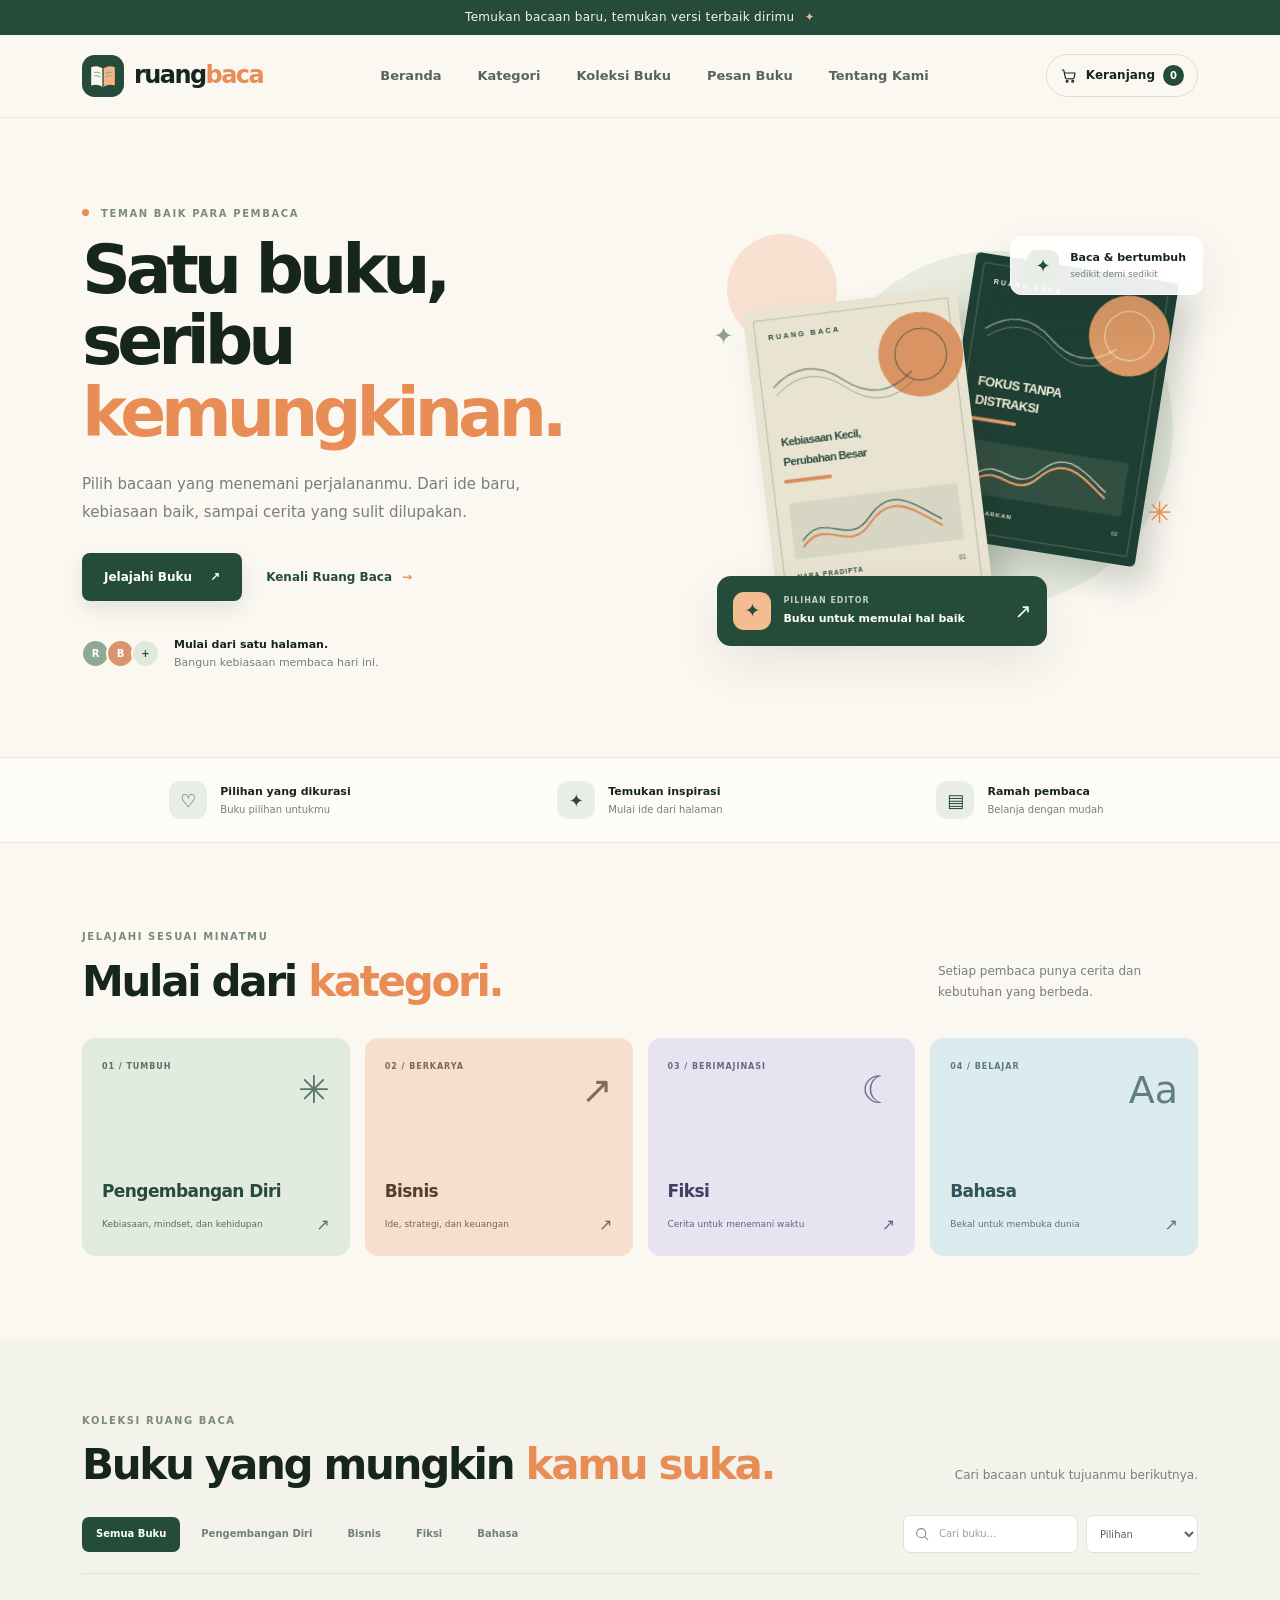
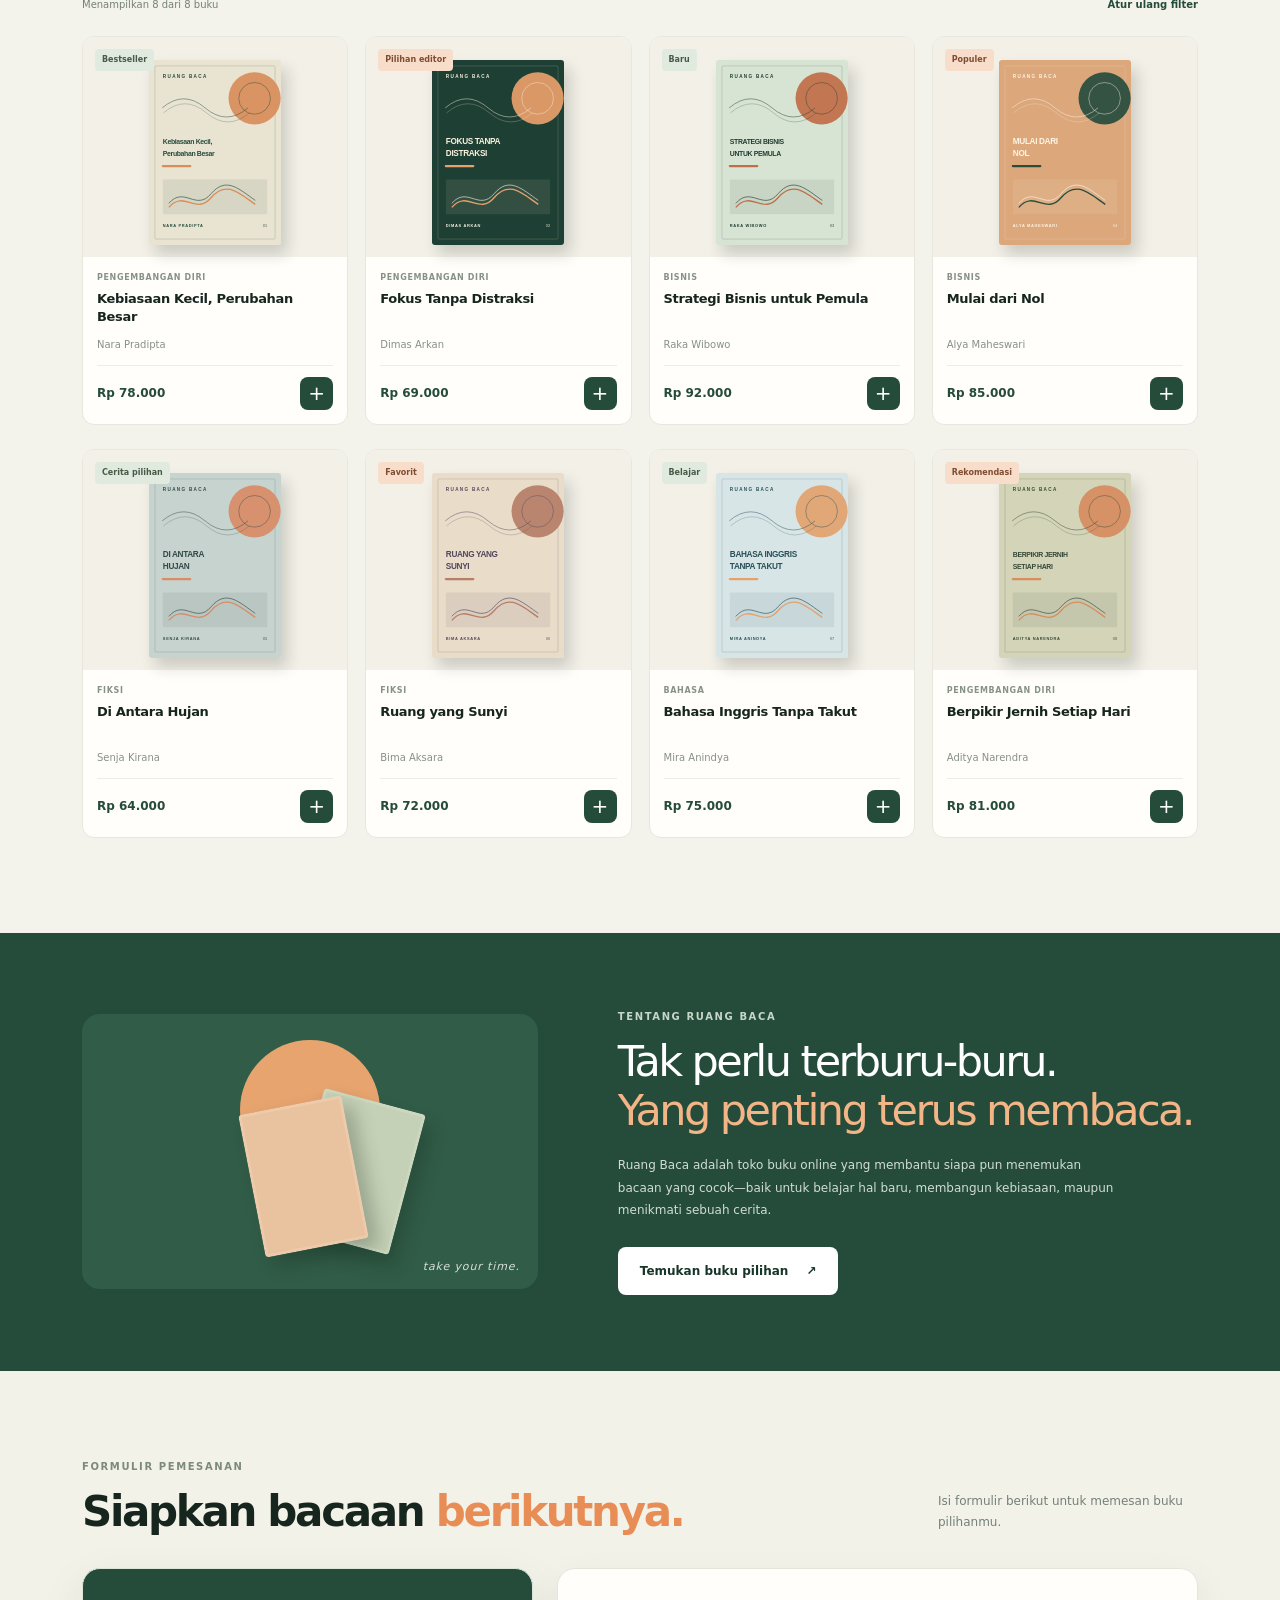
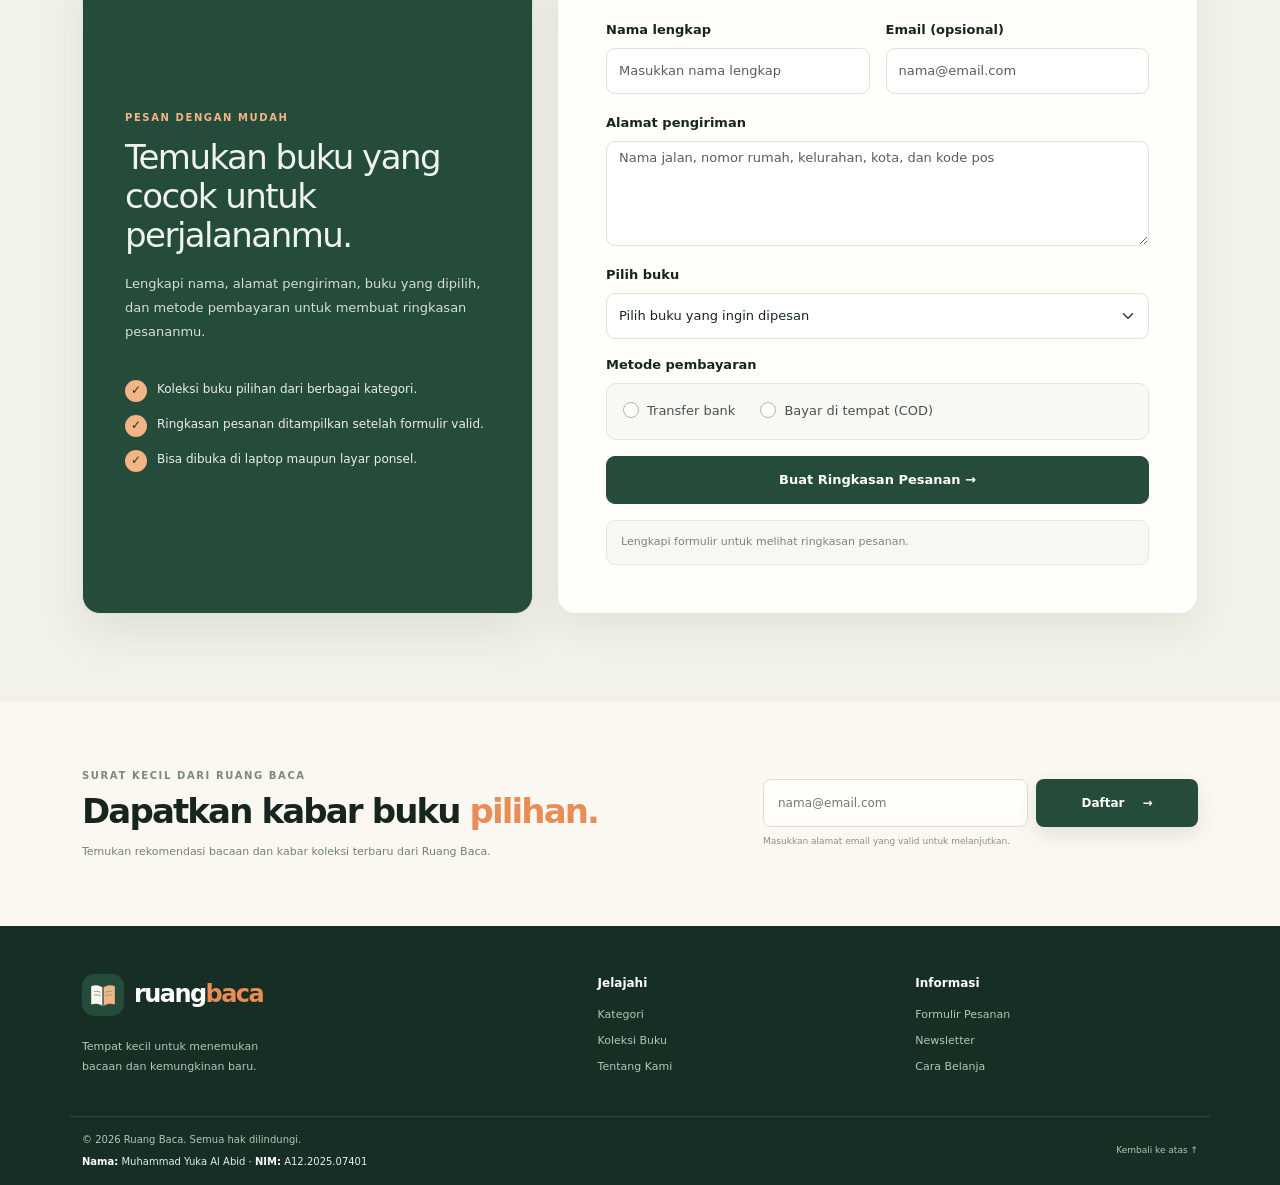
<file: index.html>
<!doctype html>
<html lang="id">
  <head>
    <meta charset="UTF-8" />
    <meta name="viewport" content="width=device-width, initial-scale=1.0" />
    <meta
      name="description"
      content="Ruang Baca — temukan buku pilihan untuk tumbuh, belajar, dan berimajinasi."
    />
    <title>Ruang Baca — Toko Buku Online</title>
    <link rel="icon" href="assets/logo.svg" type="image/svg+xml" />

    <!-- Bootstrap 5.3.8 -->
    <link
      href="https://cdn.jsdelivr.net/npm/bootstrap@5.3.8/dist/css/bootstrap.min.css"
      rel="stylesheet"
      integrity="sha384-sRIl4kxILFvY47J16cr9ZwB07vP4J8+LH7qKQnuqkuIAvNWLzeN8tE5YBujZqJLB"
      crossorigin="anonymous"
    />

    <!-- CSS utama -->
    <link rel="stylesheet" href="style.css" />

    <!-- Bootstrap JavaScript -->
    <script
      src="https://cdn.jsdelivr.net/npm/bootstrap@5.3.8/dist/js/bootstrap.bundle.min.js"
      integrity="sha384-FKyoEForCGlyvwx9Hj09JcYn3nv7wiPVlz7YYwJrWVcXK/BmnVDxM+D2scQbITxI"
      crossorigin="anonymous"
      defer
    ></script>

    <!-- Data buku dan JavaScript utama -->
    <script src="assets/books.js" defer></script>
    <script src="script.js" defer></script>
  </head>

  <body>
    <!-- ANNOUNCEMENT -->
    <div class="announcement-bar">
      <p>
        Temukan bacaan baru, temukan versi terbaik dirimu
        <span aria-hidden="true">✦</span>
      </p>
    </div>

    <!-- NAVBAR -->
    <header class="site-header">
      <div class="container header-inner">
        <a
          class="brand"
          href="#beranda"
          aria-label="Ruang Baca, kembali ke beranda"
        >
          <img src="assets/logo.svg" alt="" width="42" height="42" />
          <span>ruang<span class="brand-accent">baca</span></span>
        </a>

        <button
          class="icon-button menu-toggle"
          id="menuToggle"
          type="button"
          aria-label="Buka menu navigasi"
          aria-expanded="false"
          aria-controls="mainNav"
        >
          <span></span>
          <span></span>
          <span></span>
        </button>

        <nav class="main-nav" id="mainNav" aria-label="Navigasi utama">
          <a href="#beranda">Beranda</a>
          <a href="#kategori">Kategori</a>
          <a href="#koleksi">Koleksi Buku</a>
          <a href="#pesan">Pesan Buku</a>
          <a href="#tentang">Tentang Kami</a>
        </nav>

        <button
          class="cart-button"
          id="openCart"
          type="button"
          aria-label="Buka keranjang belanja"
        >
          <svg viewBox="0 0 24 24" aria-hidden="true">
            <path
              d="M3 4h2l2.1 10.1a2 2 0 0 0 2 1.6h7.8a2 2 0 0 0 1.9-1.4L20 8H6"
            />
            <circle cx="9.5" cy="19" r="1.3" />
            <circle cx="17" cy="19" r="1.3" />
          </svg>

          <span class="cart-label">Keranjang</span>
          <span class="cart-count" id="cartCount">0</span>
        </button>
      </div>
    </header>

    <main>
      <!-- HERO -->
      <section class="hero section" id="beranda">
        <div class="container hero-grid">
          <div class="hero-copy">
            <p class="eyebrow">
              <span class="eyebrow-dot"></span>
              TEMAN BAIK PARA PEMBACA
            </p>

            <h1>Satu buku,<br />seribu <span>kemungkinan.</span></h1>

            <p class="hero-description">
              Pilih bacaan yang menemani perjalananmu. Dari ide baru, kebiasaan
              baik, sampai cerita yang sulit dilupakan.
            </p>

            <div class="hero-actions">
              <a class="button button-primary" href="#koleksi">
                Jelajahi Buku <span aria-hidden="true">↗</span>
              </a>

              <a class="text-link" href="#tentang">
                Kenali Ruang Baca <span aria-hidden="true">→</span>
              </a>
            </div>

            <div class="hero-proof">
              <div class="avatar-stack" aria-hidden="true">
                <span>R</span>
                <span>B</span>
                <span>+</span>
              </div>

              <p>
                <strong>Mulai dari satu halaman.</strong><br />
                <span>Bangun kebiasaan membaca hari ini.</span>
              </p>
            </div>
          </div>

          <div class="hero-art" aria-label="Pilihan buku dari Ruang Baca">
            <div class="hero-circle circle-one"></div>
            <div class="hero-circle circle-two"></div>

            <div class="floating-note note-top">
              <span class="note-icon">✦</span>
              <span>
                <strong>Baca & bertumbuh</strong>
                <small>sedikit demi sedikit</small>
              </span>
            </div>

            <div class="hero-book hero-book-back">
              <img
                src="assets/cover-fokus.svg"
                alt="Sampul buku Fokus Tanpa Distraksi"
              />
            </div>

            <div class="hero-book hero-book-front">
              <img
                src="assets/cover-kebiasaan.svg"
                alt="Sampul buku Kebiasaan Kecil, Perubahan Besar"
              />
            </div>

            <div class="editor-pick">
              <span class="editor-star">✦</span>
              <div>
                <small>PILIHAN EDITOR</small>
                <strong>Buku untuk memulai hal baik</strong>
              </div>
              <span class="editor-arrow" aria-hidden="true">↗</span>
            </div>

            <span class="art-spark spark-one" aria-hidden="true">✳</span>
            <span class="art-spark spark-two" aria-hidden="true">✦</span>
          </div>
        </div>
      </section>

      <!-- KEUNGGULAN -->
      <section class="benefits-strip" aria-label="Keunggulan Ruang Baca">
        <div class="container benefits-grid">
          <div class="benefit">
            <span class="benefit-icon">♡</span>
            <div>
              <strong>Pilihan yang dikurasi</strong>
              <small>Buku pilihan untukmu</small>
            </div>
          </div>

          <div class="benefit">
            <span class="benefit-icon">✦</span>
            <div>
              <strong>Temukan inspirasi</strong>
              <small>Mulai ide dari halaman</small>
            </div>
          </div>

          <div class="benefit">
            <span class="benefit-icon">▤</span>
            <div>
              <strong>Ramah pembaca</strong>
              <small>Belanja dengan mudah</small>
            </div>
          </div>
        </div>
      </section>

      <!-- KATEGORI -->
      <section class="section categories-section" id="kategori">
        <div class="container">
          <div class="section-heading">
            <div>
              <p class="eyebrow">JELAJAHI SESUAI MINATMU</p>
              <h2>Mulai dari <span>kategori.</span></h2>
            </div>

            <p class="heading-note">
              Setiap pembaca punya cerita dan kebutuhan yang berbeda.
            </p>
          </div>

          <div class="category-grid">
            <button
              class="category-card category-mindset"
              type="button"
              data-category="Pengembangan Diri"
            >
              <span class="category-number">01 / TUMBUH</span>
              <span class="category-symbol" aria-hidden="true">✳</span>
              <strong>Pengembangan Diri</strong>
              <span class="category-bottom">
                Kebiasaan, mindset, dan kehidupan
                <b aria-hidden="true">↗</b>
              </span>
            </button>

            <button
              class="category-card category-business"
              type="button"
              data-category="Bisnis"
            >
              <span class="category-number">02 / BERKARYA</span>
              <span class="category-symbol" aria-hidden="true">↗</span>
              <strong>Bisnis</strong>
              <span class="category-bottom">
                Ide, strategi, dan keuangan
                <b aria-hidden="true">↗</b>
              </span>
            </button>

            <button
              class="category-card category-fiction"
              type="button"
              data-category="Fiksi"
            >
              <span class="category-number">03 / BERIMAJINASI</span>
              <span class="category-symbol" aria-hidden="true">☾</span>
              <strong>Fiksi</strong>
              <span class="category-bottom">
                Cerita untuk menemani waktu
                <b aria-hidden="true">↗</b>
              </span>
            </button>

            <button
              class="category-card category-language"
              type="button"
              data-category="Bahasa"
            >
              <span class="category-number">04 / BELAJAR</span>
              <span class="category-symbol" aria-hidden="true">Aa</span>
              <strong>Bahasa</strong>
              <span class="category-bottom">
                Bekal untuk membuka dunia
                <b aria-hidden="true">↗</b>
              </span>
            </button>
          </div>
        </div>
      </section>

      <!-- KOLEKSI BUKU -->
      <section class="section books-section" id="koleksi">
        <div class="container">
          <div class="section-heading books-heading">
            <div>
              <p class="eyebrow">KOLEKSI RUANG BACA</p>
              <h2>Buku yang mungkin <span>kamu suka.</span></h2>
            </div>

            <p class="heading-note">Cari bacaan untuk tujuanmu berikutnya.</p>
          </div>

          <div class="catalog-controls">
            <div
              class="filter-list"
              role="group"
              aria-label="Filter kategori buku"
            >
              <button
                class="filter-button is-active"
                type="button"
                data-category="Semua"
              >
                Semua Buku
              </button>

              <button
                class="filter-button"
                type="button"
                data-category="Pengembangan Diri"
              >
                Pengembangan Diri
              </button>

              <button
                class="filter-button"
                type="button"
                data-category="Bisnis"
              >
                Bisnis
              </button>

              <button class="filter-button" type="button" data-category="Fiksi">
                Fiksi
              </button>

              <button
                class="filter-button"
                type="button"
                data-category="Bahasa"
              >
                Bahasa
              </button>
            </div>

            <div class="catalog-tools">
              <label class="search-box" for="bookSearch">
                <svg viewBox="0 0 24 24" aria-hidden="true">
                  <circle cx="10.8" cy="10.8" r="6.8" />
                  <path d="m16 16 4.5 4.5" />
                </svg>

                <input
                  id="bookSearch"
                  type="search"
                  placeholder="Cari buku..."
                  autocomplete="off"
                />
              </label>

              <label class="sort-label" for="sortBooks">
                <span class="sr-only">Urutkan buku</span>
                <select id="sortBooks">
                  <option value="featured">Pilihan</option>
                  <option value="low">Harga terendah</option>
                  <option value="high">Harga tertinggi</option>
                  <option value="az">Nama A–Z</option>
                </select>
              </label>
            </div>
          </div>

          <div class="results-line">
            <p id="resultsCount" aria-live="polite">Menampilkan semua buku</p>
            <button class="reset-filter" id="resetFilters" type="button">
              Atur ulang filter
            </button>
          </div>

          <div class="book-grid" id="bookGrid" aria-live="polite"></div>

          <div class="empty-state" id="emptyState" hidden>
            <span aria-hidden="true">⌕</span>
            <h3>Buku belum ditemukan</h3>
            <p>Coba kata kunci lain atau pilih kategori berbeda.</p>
            <button class="button button-outline" id="emptyReset" type="button">
              Tampilkan semua buku
            </button>
          </div>
        </div>
      </section>

      <!-- TENTANG RUANG BACA -->
      <section class="reading-banner section" id="tentang">
        <div class="container reading-banner-inner">
          <div class="reading-art" aria-hidden="true">
            <div class="reading-sun"></div>
            <div class="reading-book book-back"></div>
            <div class="reading-book book-front"></div>
            <span>take your time.</span>
          </div>

          <div class="reading-copy">
            <p class="eyebrow">TENTANG RUANG BACA</p>
            <h2>
              Tak perlu terburu-buru.<br />
              <span>Yang penting terus membaca.</span>
            </h2>

            <p>
              Ruang Baca adalah toko buku online yang membantu siapa pun
              menemukan bacaan yang cocok—baik untuk belajar hal baru, membangun
              kebiasaan, maupun menikmati sebuah cerita.
            </p>

            <a class="button button-light" href="#koleksi">
              Temukan buku pilihan <span aria-hidden="true">↗</span>
            </a>
          </div>
        </div>
      </section>

      <!-- FORMULIR PEMESANAN -->
      <section class="order-section section" id="pesan">
        <div class="container">
          <div class="section-heading">
            <div>
              <p class="eyebrow">FORMULIR PEMESANAN</p>
              <h2>Siapkan bacaan <span>berikutnya.</span></h2>
            </div>

            <p class="heading-note">
              Isi formulir berikut untuk memesan buku pilihanmu.
            </p>
          </div>

          <div class="row g-4 align-items-stretch order-layout">
            <div class="col-lg-5">
              <div class="order-info-panel h-100">
                <p class="eyebrow">PESAN DENGAN MUDAH</p>
                <h3>Temukan buku yang cocok untuk perjalananmu.</h3>

                <p>
                  Lengkapi nama, alamat pengiriman, buku yang dipilih, dan
                  metode pembayaran untuk membuat ringkasan pesananmu.
                </p>

                <div class="order-info-point">
                  <span aria-hidden="true">✓</span>
                  <span>Koleksi buku pilihan dari berbagai kategori.</span>
                </div>

                <div class="order-info-point">
                  <span aria-hidden="true">✓</span>
                  <span>
                    Ringkasan pesanan ditampilkan setelah formulir valid.
                  </span>
                </div>

                <div class="order-info-point">
                  <span aria-hidden="true">✓</span>
                  <span>Bisa dibuka di laptop maupun layar ponsel.</span>
                </div>
              </div>
            </div>

            <div class="col-lg-7">
              <div class="card order-form-card h-100">
                <div class="card-body p-4 p-md-5">
                  <form
                    id="orderForm"
                    class="row g-3 needs-validation"
                    novalidate
                  >
                    <div class="col-md-6">
                      <label for="orderName" class="form-label">
                        Nama lengkap
                      </label>

                      <input
                        type="text"
                        class="form-control"
                        id="orderName"
                        name="customerName"
                        placeholder="Masukkan nama lengkap"
                        autocomplete="name"
                        minlength="3"
                        required
                      />

                      <div class="invalid-feedback">
                        Masukkan nama lengkap minimal 3 karakter.
                      </div>
                    </div>

                    <div class="col-md-6">
                      <label for="orderEmail" class="form-label">
                        Email (opsional)
                      </label>

                      <input
                        type="email"
                        class="form-control"
                        id="orderEmail"
                        name="customerEmail"
                        placeholder="nama@email.com"
                        autocomplete="email"
                      />

                      <div class="invalid-feedback">
                        Periksa kembali format email.
                      </div>
                    </div>

                    <div class="col-12">
                      <label for="orderAddress" class="form-label">
                        Alamat pengiriman
                      </label>

                      <textarea
                        class="form-control"
                        id="orderAddress"
                        name="customerAddress"
                        rows="3"
                        placeholder="Nama jalan, nomor rumah, kelurahan, kota, dan kode pos"
                        minlength="10"
                        required
                      ></textarea>

                      <div class="invalid-feedback">
                        Masukkan alamat lengkap minimal 10 karakter.
                      </div>
                    </div>

                    <div class="col-12">
                      <label for="orderBook" class="form-label">
                        Pilih buku
                      </label>

                      <select
                        class="form-select"
                        id="orderBook"
                        name="bookId"
                        required
                      >
                        <option value="" selected disabled>
                          Pilih buku yang ingin dipesan
                        </option>
                      </select>

                      <div class="invalid-feedback">
                        Silakan pilih salah satu buku.
                      </div>
                    </div>

                    <fieldset class="col-12">
                      <legend class="form-label mb-2">Metode pembayaran</legend>

                      <div class="payment-options">
                        <div class="form-check">
                          <input
                            class="form-check-input"
                            type="radio"
                            name="paymentMethod"
                            id="paymentTransfer"
                            value="Transfer bank"
                            required
                          />

                          <label class="form-check-label" for="paymentTransfer">
                            Transfer bank
                          </label>
                        </div>

                        <div class="form-check">
                          <input
                            class="form-check-input"
                            type="radio"
                            name="paymentMethod"
                            id="paymentCOD"
                            value="Bayar di tempat (COD)"
                            required
                          />

                          <label class="form-check-label" for="paymentCOD">
                            Bayar di tempat (COD)
                          </label>
                        </div>
                      </div>

                      <div class="invalid-feedback payment-feedback">
                        Pilih salah satu metode pembayaran.
                      </div>
                    </fieldset>

                    <div class="col-12">
                      <button
                        class="btn btn-primary btn-order w-100"
                        type="submit"
                      >
                        Buat Ringkasan Pesanan
                        <span aria-hidden="true">→</span>
                      </button>
                    </div>

                    <div class="col-12">
                      <p
                        class="order-message"
                        id="orderMessage"
                        role="status"
                        aria-live="polite"
                      >
                        Lengkapi formulir untuk melihat ringkasan pesanan.
                      </p>
                    </div>
                  </form>
                </div>
              </div>
            </div>
          </div>
        </div>
      </section>

      <!-- NEWSLETTER -->
      <section class="newsletter-section section" id="kontak">
        <div class="container newsletter-inner">
          <div>
            <p class="eyebrow">SURAT KECIL DARI RUANG BACA</p>
            <h2>Dapatkan kabar buku <span>pilihan.</span></h2>
            <p>
              Temukan rekomendasi bacaan dan kabar koleksi terbaru dari Ruang
              Baca.
            </p>
          </div>

          <form class="newsletter-form" id="newsletterForm" novalidate>
            <label for="newsletterEmail" class="sr-only"> Alamat email </label>

            <input
              type="email"
              id="newsletterEmail"
              placeholder="nama@email.com"
              required
            />

            <button class="button button-primary" type="submit">
              Daftar <span aria-hidden="true">→</span>
            </button>

            <p class="form-note" id="newsletterMessage" aria-live="polite">
              Masukkan alamat email yang valid untuk melanjutkan.
            </p>
          </form>
        </div>
      </section>
    </main>

    <!-- FOOTER -->
    <footer class="site-footer">
      <div class="container footer-main">
        <div class="footer-brand-block">
          <a class="brand brand-footer" href="#beranda">
            <img src="assets/logo.svg" alt="" width="42" height="42" />
            <span>ruang<span class="brand-accent">baca</span></span>
          </a>

          <p>
            Tempat kecil untuk menemukan<br />
            bacaan dan kemungkinan baru.
          </p>
        </div>

        <div class="footer-links">
          <strong>Jelajahi</strong>
          <a href="#kategori">Kategori</a>
          <a href="#koleksi">Koleksi Buku</a>
          <a href="#tentang">Tentang Kami</a>
        </div>

        <div class="footer-links">
          <strong>Informasi</strong>
          <a href="#pesan">Formulir Pesanan</a>
          <a href="#kontak">Newsletter</a>
          <a href="#koleksi">Cara Belanja</a>
        </div>
      </div>

      <div class="container footer-bottom">
        <div class="footer-credit">
          <p>
            © <span id="currentYear">2026</span> Ruang Baca. Semua hak
            dilindungi.
          </p>

          <p class="footer-student">
            <strong>Nama:</strong> Muhammad Yuka Al Abid
            <span aria-hidden="true">·</span>
            <strong>NIM:</strong> A12.2025.07401
          </p>
        </div>

        <a href="#beranda">Kembali ke atas ↑</a>
      </div>
    </footer>

    <!-- NOTIFIKASI -->
    <div class="toast" id="toast" role="status" aria-live="polite"></div>

    <!-- KERANJANG BELANJA -->
    <div class="cart-overlay" id="cartOverlay" hidden>
      <div class="cart-backdrop" id="cartBackdrop"></div>

      <aside
        class="cart-drawer"
        role="dialog"
        aria-modal="true"
        aria-labelledby="cartTitle"
        aria-describedby="cartDescription"
      >
        <div class="cart-header">
          <div>
            <p class="eyebrow">BELANJA PILIHANMU</p>
            <h2 id="cartTitle">
              Keranjang <span id="cartItemLabel">(0)</span>
            </h2>
          </div>

          <button
            class="icon-button close-cart"
            id="closeCart"
            type="button"
            aria-label="Tutup keranjang"
          >
            ×
          </button>
        </div>

        <p class="cart-description" id="cartDescription">
          Buku yang kamu tambahkan akan muncul di sini.
        </p>

        <div class="cart-items" id="cartItems"></div>

        <div class="cart-empty" id="cartEmpty">
          <span aria-hidden="true">▱</span>
          <strong>Keranjangmu masih kosong</strong>
          <p>Yuk, cari buku yang ingin kamu baca.</p>

          <button
            class="button button-primary"
            id="continueShopping"
            type="button"
          >
            Jelajahi buku
          </button>
        </div>

        <div class="cart-footer" id="cartFooter" hidden>
          <div class="cart-total">
            <span>Total sementara</span>
            <strong id="cartTotal">Rp0</strong>
          </div>

          <p>Biaya pengiriman belum termasuk dalam total.</p>

          <button
            class="button button-primary checkout-button"
            id="checkoutButton"
            type="button"
          >
            Lanjutkan Pesanan <span aria-hidden="true">→</span>
          </button>

          <small>Fitur pembayaran online belum tersedia.</small>
        </div>
      </aside>
    </div>
  </body>
</html>
</file>
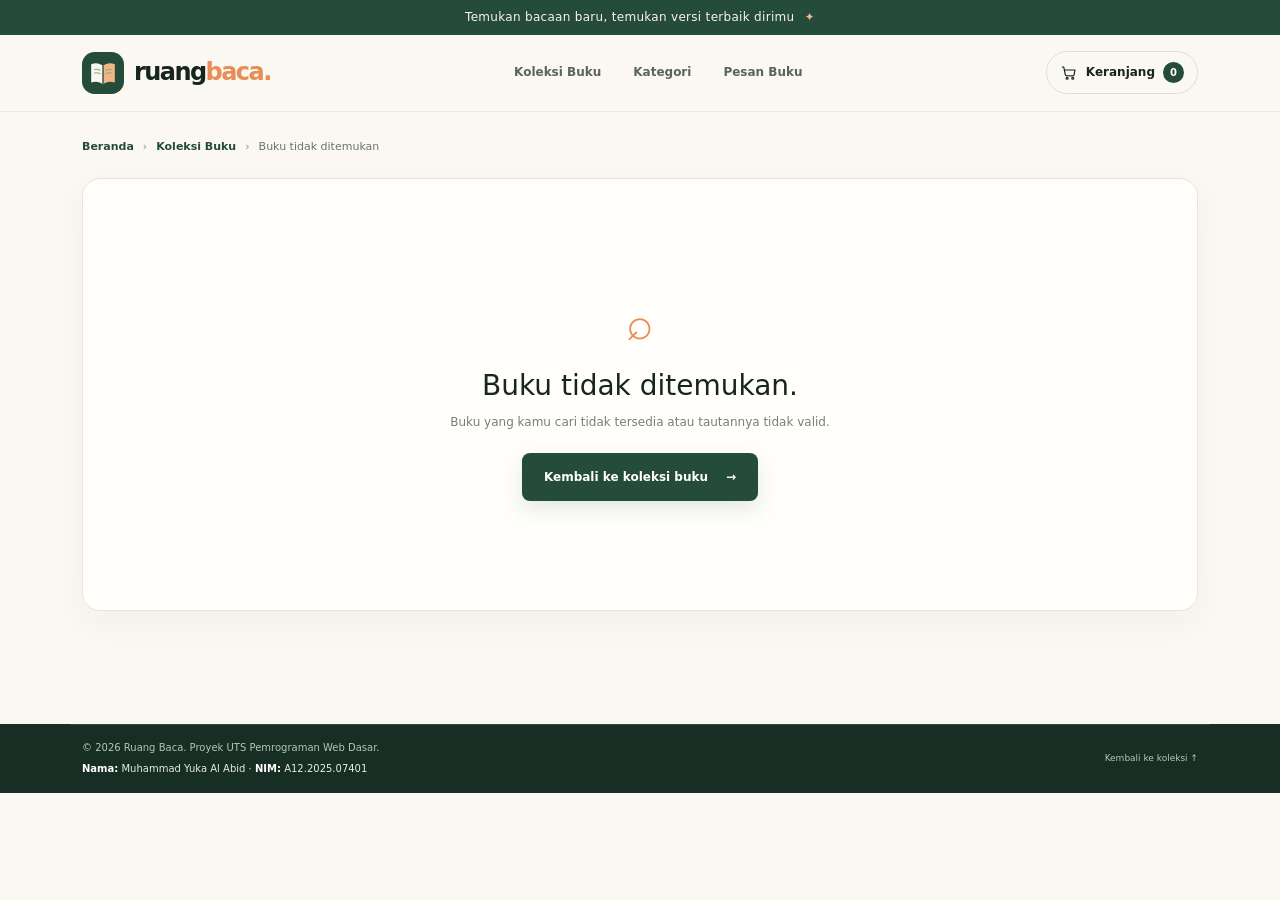
<file: detail.html>
<!doctype html>
<html lang="id">
  <head>
    <meta charset="UTF-8" />
    <meta name="viewport" content="width=device-width, initial-scale=1.0" />
    <meta
      name="description"
      content="Detail buku di Ruang Baca — toko buku online demo untuk proyek UTS."
    />
    <title>Detail Buku — Ruang Baca</title>
    <link rel="icon" href="assets/logo.svg" type="image/svg+xml" />
    <!-- Bootstrap 5.3.8 -->
    <link
      href="https://cdn.jsdelivr.net/npm/bootstrap@5.3.8/dist/css/bootstrap.min.css"
      rel="stylesheet"
      integrity="sha384-sRIl4kxILFvY47J16cr9ZwB07vP4J8+LH7qKQnuqkuIAvNWLzeN8tE5YBujZqJLB"
      crossorigin="anonymous"
    />
    <link rel="stylesheet" href="style.css" />
    <script
      src="https://cdn.jsdelivr.net/npm/bootstrap@5.3.8/dist/js/bootstrap.bundle.min.js"
      integrity="sha384-FKyoEForCGlyvwx9Hj09JcYn3nv7wiPVlz7YYwJrWVcXK/BmnVDxM+D2scQbITxI"
      crossorigin="anonymous"
      defer
    ></script>
    <script src="assets/books.js" defer></script>
    <script src="detail.js" defer></script>
  </head>
  <body class="product-page">
    <div class="announcement-bar">
      <p>
        Temukan bacaan baru, temukan versi terbaik dirimu
        <span aria-hidden="true">✦</span>
      </p>
    </div>
    <header class="site-header">
      <div class="container header-inner detail-header-inner">
        <a
          class="brand"
          href="index.html#beranda"
          aria-label="Ruang Baca, kembali ke beranda"
        >
          <img src="assets/logo.svg" alt="" width="42" height="42" />
          <span>ruang<span class="brand-accent">baca.</span></span>
        </a>
        <nav class="detail-nav" aria-label="Navigasi halaman detail">
          <a href="index.html#koleksi">Koleksi Buku</a>
          <a href="index.html#kategori">Kategori</a>
          <a href="index.html#pesan">Pesan Buku</a>
        </nav>
        <a
          class="cart-button detail-cart-button"
          href="index.html?cart=open"
          aria-label="Buka keranjang belanja"
        >
          <svg viewBox="0 0 24 24" aria-hidden="true">
            <path
              d="M3 4h2l2.1 10.1a2 2 0 0 0 2 1.6h7.8a2 2 0 0 0 1.9-1.4L20 8H6"
            />
            <circle cx="9.5" cy="19" r="1.3" />
            <circle cx="17" cy="19" r="1.3" />
          </svg>
          <span class="cart-label">Keranjang</span>
          <span class="cart-count" id="detailCartCount">0</span>
        </a>
      </div>
    </header>

    <main class="product-detail-main">
      <div class="container">
        <nav class="breadcrumbs" aria-label="Breadcrumb">
          <a href="index.html#beranda">Beranda</a
          ><span aria-hidden="true">›</span>
          <a href="index.html#koleksi">Koleksi Buku</a
          ><span aria-hidden="true">›</span>
          <span id="breadcrumbBookName">Detail Buku</span>
        </nav>

        <section
          class="product-detail-layout"
          id="productDetail"
          aria-labelledby="productTitle"
        >
          <div class="product-loading" role="status">Memuat detail buku...</div>
        </section>

        <section
          class="product-description-panel"
          id="bookDescriptionPanel"
          hidden
        >
          <div class="product-tab-heading">
            <span class="product-tab is-active">Deskripsi Buku</span
            ><span class="product-tab">Informasi Produk</span>
          </div>
          <div class="product-description-grid">
            <div>
              <p class="eyebrow">CERITA DI BALIK SAMPUL</p>
              <h2>Kenali bukunya lebih dekat.</h2>
            </div>
            <div>
              <p id="longDescription"></p>
              <dl class="product-specs" id="productSpecs"></dl>
            </div>
          </div>
        </section>

        <section class="related-section" id="relatedSection" hidden>
          <div class="section-heading">
            <div>
              <p class="eyebrow">MUNGKIN KAMU SUKA</p>
              <h2>Bacaan <span>lainnya.</span></h2>
            </div>
            <a class="text-link" href="index.html#koleksi"
              >Lihat semua buku <span aria-hidden="true">→</span></a
            >
          </div>
          <div class="related-grid" id="relatedBooks"></div>
        </section>
      </div>
    </main>

    <footer class="site-footer">
      <div class="container footer-bottom product-footer-bottom">
        <div class="footer-credit">
          <p>
            © <span id="detailCurrentYear">2026</span> Ruang Baca. Proyek UTS
            Pemrograman Web Dasar.
          </p>
          <p class="footer-student">
            <strong>Nama:</strong> Muhammad Yuka Al Abid
            <span aria-hidden="true">·</span>
            <strong>NIM:</strong> A12.2025.07401
          </p>
        </div>
        <a href="index.html#koleksi">Kembali ke koleksi ↑</a>
      </div>
    </footer>
    <div class="toast" id="detailToast" role="status" aria-live="polite"></div>
  </body>
</html>
</file>
<file: style.css>
:root {
  --ink: #17251f;
  --ink-soft: #45544c;
  --muted: #748078;
  --paper: #fbf8f1;
  --white: #ffffff;
  --green: #254b3b;
  --green-dark: #173528;
  --green-pale: #e8eee5;
  --orange: #e98d56;
  --orange-light: #f8ddc8;
  --line: #e8e5dc;
  --shadow: 0 18px 48px rgba(32, 49, 39, 0.09);
  --radius: 20px;
  --container: 1160px;
}

* {
  box-sizing: border-box;
}
html {
  scroll-behavior: smooth;
  scroll-padding-top: 100px;
}
body {
  margin: 0;
  background: var(--paper);
  color: var(--ink);
  font-family:
    Inter,
    ui-sans-serif,
    system-ui,
    -apple-system,
    BlinkMacSystemFont,
    "Segoe UI",
    sans-serif;
  line-height: 1.55;
}
body.no-scroll {
  overflow: hidden;
}
button,
input,
select {
  font: inherit;
}
button,
a,
input,
select {
  -webkit-tap-highlight-color: transparent;
}
button {
  cursor: pointer;
}
a {
  color: inherit;
  text-decoration: none;
}
img {
  display: block;
  max-width: 100%;
}
svg {
  display: block;
}
[hidden] {
  display: none !important;
}
.container {
  width: min(var(--container), calc(100% - 48px));
  margin-inline: auto;
}
.section {
  padding-block: 88px;
}
.sr-only {
  position: absolute;
  width: 1px;
  height: 1px;
  padding: 0;
  margin: -1px;
  overflow: hidden;
  clip: rect(0, 0, 0, 0);
  white-space: nowrap;
  border: 0;
}

/* Announcement and header */
.announcement-bar {
  padding: 8px 18px;
  color: #f9f4e9;
  background: var(--green);
  text-align: center;
  font-size: 12px;
  letter-spacing: 0.025em;
}
.announcement-bar p {
  margin: 0;
}
.announcement-bar span {
  margin-left: 6px;
  color: #f4b58d;
}
.site-header {
  position: sticky;
  z-index: 20;
  top: 0;
  background: rgba(251, 248, 241, 0.94);
  border-bottom: 1px solid rgba(232, 229, 220, 0.85);
  backdrop-filter: blur(14px);
}
.header-inner {
  min-height: 82px;
  display: flex;
  align-items: center;
  justify-content: space-between;
  gap: 28px;
}
.brand {
  display: inline-flex;
  align-items: center;
  gap: 10px;
  flex-shrink: 0;
  font-size: 24px;
  font-weight: 850;
  letter-spacing: -0.065em;
}
.brand img {
  width: 42px;
  height: 42px;
}
.brand-accent {
  color: var(--orange);
}
.main-nav {
  display: flex;
  align-items: center;
  justify-content: center;
  gap: clamp(18px, 3vw, 36px);
}
.main-nav a {
  color: #59645d;
  font-size: 13px;
  font-weight: 650;
  transition: color 0.2s ease;
}
.main-nav a:hover,
.main-nav a:focus-visible {
  color: var(--orange);
}
.cart-button {
  display: inline-flex;
  align-items: center;
  gap: 8px;
  padding: 10px 13px;
  border: 1px solid #dcded5;
  border-radius: 999px;
  color: var(--ink);
  background: transparent;
  font-size: 12px;
  font-weight: 750;
  white-space: nowrap;
  transition:
    background 0.2s ease,
    border-color 0.2s ease;
}
.cart-button:hover {
  background: var(--white);
  border-color: #c5cbbf;
}
.cart-button svg {
  width: 18px;
  height: 18px;
  fill: none;
  stroke: currentColor;
  stroke-width: 1.6;
  stroke-linecap: round;
  stroke-linejoin: round;
}
.cart-count {
  display: inline-grid;
  place-items: center;
  min-width: 21px;
  height: 21px;
  padding-inline: 5px;
  border-radius: 50px;
  color: white;
  background: var(--green);
  font-size: 10px;
}
.icon-button {
  display: inline-grid;
  place-items: center;
  border: 0;
  color: var(--ink);
  background: transparent;
}
.menu-toggle {
  display: none;
  width: 42px;
  height: 42px;
  border: 1px solid var(--line);
  border-radius: 50%;
}
.menu-toggle span {
  display: block;
  width: 17px;
  height: 1.5px;
  margin: 2px 0;
  background: currentColor;
}

/* Reusable type and buttons */
.eyebrow {
  margin: 0 0 13px;
  color: #7c8a7e;
  font-size: 10px;
  font-weight: 850;
  letter-spacing: 0.16em;
}
.eyebrow-dot {
  display: inline-block;
  width: 7px;
  height: 7px;
  margin-right: 7px;
  border-radius: 50%;
  background: var(--orange);
  vertical-align: 1px;
}
.button {
  display: inline-flex;
  justify-content: center;
  align-items: center;
  gap: 18px;
  min-height: 48px;
  padding: 0 21px;
  border: 1px solid transparent;
  border-radius: 8px;
  font-size: 12px;
  font-weight: 800;
  transition:
    transform 0.2s ease,
    background 0.2s ease,
    box-shadow 0.2s ease;
}
.button:hover {
  transform: translateY(-2px);
}
.button-primary {
  color: var(--white);
  background: var(--green);
  box-shadow: 0 8px 20px rgba(37, 75, 59, 0.12);
}
.button-primary:hover {
  background: var(--green-dark);
  box-shadow: 0 10px 24px rgba(37, 75, 59, 0.18);
}
.button-outline {
  border-color: #cdd6ca;
  color: var(--green);
  background: transparent;
}
.button-light {
  color: var(--green-dark);
  background: var(--white);
}
.button-light:hover {
  background: #f9e9db;
}
.text-link {
  display: inline-flex;
  align-items: center;
  gap: 10px;
  padding: 10px 0;
  color: var(--green);
  font-size: 12px;
  font-weight: 800;
}
.text-link span {
  color: var(--orange);
}

/* Hero */
.hero {
  overflow: hidden;
  padding-top: 74px;
  padding-bottom: 72px;
}
.hero-grid {
  display: grid;
  grid-template-columns: 1.05fr 0.95fr;
  align-items: center;
  gap: 58px;
}
.hero-copy {
  position: relative;
  z-index: 1;
  padding-block: 14px;
}
.hero h1 {
  max-width: 590px;
  margin: 0;
  font-size: clamp(46px, 5.3vw, 69px);
  font-weight: 850;
  line-height: 1.05;
  letter-spacing: -0.075em;
}
.hero h1 span,
.section-heading h2 span,
.reading-copy h2 span,
.newsletter-inner h2 span {
  color: var(--orange);
}
.hero-description {
  max-width: 455px;
  margin: 23px 0 27px;
  color: var(--muted);
  font-size: 15px;
  line-height: 1.85;
}
.hero-actions {
  display: flex;
  flex-wrap: wrap;
  align-items: center;
  gap: 24px;
}
.hero-proof {
  display: flex;
  align-items: center;
  gap: 14px;
  margin-top: 35px;
}
.avatar-stack {
  display: flex;
  padding-left: 3px;
}
.avatar-stack span {
  display: grid;
  place-items: center;
  width: 29px;
  height: 29px;
  margin-left: -4px;
  border: 2px solid var(--paper);
  border-radius: 50%;
  color: #fff;
  background: #8eaa93;
  font-size: 10px;
  font-weight: 850;
}
.avatar-stack span:nth-child(2) {
  background: #d9956c;
}
.avatar-stack span:nth-child(3) {
  color: var(--green);
  background: #e1e9db;
}
.hero-proof p {
  margin: 0;
  font-size: 11px;
  line-height: 1.6;
}
.hero-proof strong {
  font-size: 11px;
}
.hero-proof p span {
  color: var(--muted);
}
.hero-art {
  position: relative;
  min-height: 445px;
  isolation: isolate;
}
.hero-circle {
  position: absolute;
  z-index: -1;
  border-radius: 50%;
}
.circle-one {
  width: 355px;
  height: 355px;
  top: 35px;
  right: 25px;
  background: #e7ecdf;
}
.circle-two {
  width: 110px;
  height: 110px;
  top: 18px;
  left: 32px;
  background: var(--orange-light);
  opacity: 0.8;
}
.hero-book {
  position: absolute;
  width: 205px;
  border-radius: 5px;
  filter: drop-shadow(14px 18px 15px rgba(34, 48, 39, 0.2));
}
.hero-book img {
  width: 100%;
  border-radius: 5px;
}
.hero-book-back {
  top: 50px;
  right: 40px;
  transform: rotate(9deg);
}
.hero-book-front {
  top: 83px;
  left: 65px;
  width: 215px;
  transform: rotate(-7deg);
}
.floating-note {
  position: absolute;
  z-index: 2;
  display: flex;
  align-items: center;
  gap: 11px;
  padding: 12px 16px;
  border: 1px solid rgba(255, 255, 255, 0.7);
  border-radius: 12px;
  background: rgba(255, 255, 255, 0.91);
  box-shadow: var(--shadow);
}
.note-top {
  top: 20px;
  right: -5px;
}
.note-icon {
  display: grid;
  place-items: center;
  width: 32px;
  height: 32px;
  border-radius: 9px;
  color: var(--green);
  background: var(--green-pale);
  font-size: 18px;
}
.floating-note strong,
.floating-note small {
  display: block;
}
.floating-note strong {
  font-size: 11px;
}
.floating-note small {
  margin-top: 2px;
  color: var(--muted);
  font-size: 9px;
}
.editor-pick {
  position: absolute;
  z-index: 3;
  right: 10px;
  bottom: 15px;
  left: 22px;
  display: flex;
  align-items: center;
  gap: 12px;
  max-width: 330px;
  padding: 16px;
  border-radius: 14px;
  background: var(--green);
  color: #fff;
  box-shadow: var(--shadow);
}
.editor-star {
  display: grid;
  place-items: center;
  flex-shrink: 0;
  width: 38px;
  height: 38px;
  border-radius: 11px;
  color: var(--green);
  background: #f4bd91;
  font-size: 19px;
}
.editor-pick small,
.editor-pick strong {
  display: block;
}
.editor-pick small {
  margin-bottom: 3px;
  color: #c0d0c2;
  font-size: 8px;
  font-weight: 800;
  letter-spacing: 0.12em;
}
.editor-pick strong {
  font-size: 11px;
}
.editor-arrow {
  margin-left: auto;
  font-size: 20px;
}
.art-spark {
  position: absolute;
  color: var(--orange);
}
.spark-one {
  right: 26px;
  bottom: 125px;
  font-size: 30px;
}
.spark-two {
  top: 102px;
  left: 18px;
  color: #8fa38b;
  font-size: 24px;
}

/* Benefits strip */
.benefits-strip {
  border-block: 1px solid var(--line);
  background: rgba(255, 255, 255, 0.48);
}
.benefits-grid {
  display: grid;
  grid-template-columns: repeat(3, 1fr);
  gap: 24px;
  padding-block: 23px;
}
.benefit {
  display: flex;
  justify-content: center;
  align-items: center;
  gap: 13px;
}
.benefit-icon {
  display: grid;
  place-items: center;
  width: 38px;
  height: 38px;
  border-radius: 12px;
  color: var(--green);
  background: var(--green-pale);
  font-size: 18px;
}
.benefit strong,
.benefit small {
  display: block;
}
.benefit strong {
  font-size: 11px;
}
.benefit small {
  margin-top: 2px;
  color: var(--muted);
  font-size: 10px;
}

/* Section headings */
.section-heading {
  display: flex;
  align-items: end;
  justify-content: space-between;
  gap: 24px;
  margin-bottom: 32px;
}
.section-heading h2,
.newsletter-inner h2 {
  margin: 0;
  font-size: clamp(28px, 3.4vw, 42px);
  font-weight: 820;
  line-height: 1.14;
  letter-spacing: -0.055em;
}
.heading-note {
  max-width: 260px;
  margin: 0 0 3px;
  color: var(--muted);
  font-size: 12px;
  line-height: 1.75;
}

/* Categories */
.categories-section {
  padding-top: 86px;
  padding-bottom: 83px;
}
.category-grid {
  display: grid;
  grid-template-columns: repeat(4, minmax(0, 1fr));
  gap: 15px;
}
.category-card {
  position: relative;
  display: flex;
  min-height: 218px;
  overflow: hidden;
  flex-direction: column;
  align-items: flex-start;
  padding: 22px 19px 19px;
  border: 1px solid transparent;
  border-radius: 13px;
  text-align: left;
  transition:
    transform 0.2s ease,
    box-shadow 0.2s ease;
}
.category-card:hover {
  transform: translateY(-4px);
  box-shadow: var(--shadow);
}
.category-mindset {
  color: #294b39;
  background: #e2ebe0;
}
.category-business {
  color: #55402f;
  background: #f6e0cd;
}
.category-fiction {
  color: #443d60;
  background: #e8e3f0;
}
.category-language {
  color: #31545a;
  background: #dcebee;
}
.category-number {
  font-size: 8px;
  font-weight: 850;
  letter-spacing: 0.12em;
  opacity: 0.75;
}
.category-symbol {
  align-self: flex-end;
  margin-top: -2px;
  margin-bottom: 14px;
  font-size: 38px;
  font-weight: 350;
  line-height: 1;
  opacity: 0.72;
}
.category-card strong {
  margin-top: auto;
  font-size: 17px;
  font-weight: 800;
  letter-spacing: -0.035em;
}
.category-bottom {
  display: flex;
  justify-content: space-between;
  align-items: center;
  gap: 8px;
  width: 100%;
  margin-top: 8px;
  font-size: 9px;
  line-height: 1.45;
  opacity: 0.78;
}
.category-bottom b {
  font-size: 16px;
  font-weight: 500;
}

/* Catalog controls and cards */
.books-section {
  padding-top: 74px;
  padding-bottom: 95px;
  background: #f4f3eb;
}
.books-heading {
  margin-bottom: 26px;
}
.catalog-controls {
  display: flex;
  justify-content: space-between;
  align-items: center;
  gap: 18px;
  padding-bottom: 20px;
  border-bottom: 1px solid #e1e1d7;
}
.filter-list {
  display: flex;
  flex-wrap: wrap;
  gap: 7px;
}
.filter-button {
  min-height: 35px;
  padding: 0 13px;
  border: 1px solid transparent;
  border-radius: 7px;
  color: #718078;
  background: transparent;
  font-size: 10px;
  font-weight: 750;
  transition:
    background 0.2s ease,
    color 0.2s ease;
}
.filter-button:hover {
  color: var(--green);
  background: #e8ebe3;
}
.filter-button.is-active {
  color: #fff;
  background: var(--green);
}
.catalog-tools {
  display: flex;
  gap: 8px;
  flex-shrink: 0;
}
.search-box {
  display: flex;
  align-items: center;
  gap: 7px;
  height: 38px;
  padding: 0 10px;
  border: 1px solid #e0e1d8;
  border-radius: 7px;
  background: #fff;
}
.search-box svg {
  width: 16px;
  height: 16px;
  flex-shrink: 0;
  fill: none;
  stroke: #849087;
  stroke-width: 1.7;
  stroke-linecap: round;
}
.search-box input {
  width: 130px;
  min-width: 0;
  border: 0;
  outline: 0;
  color: var(--ink);
  background: transparent;
  font-size: 10px;
}
.search-box input::placeholder {
  color: #99a198;
}
.sort-label select {
  width: 112px;
  height: 38px;
  padding: 0 9px;
  border: 1px solid #e0e1d8;
  border-radius: 7px;
  color: #566359;
  background: #fff;
  font-size: 10px;
  cursor: pointer;
}
.results-line {
  display: flex;
  justify-content: space-between;
  align-items: center;
  gap: 12px;
  margin: 18px 0;
}
.results-line p {
  margin: 0;
  color: #738076;
  font-size: 10px;
}
.reset-filter {
  padding: 5px 0;
  border: 0;
  color: var(--green);
  background: transparent;
  font-size: 10px;
  font-weight: 800;
}
.reset-filter:hover {
  text-decoration: underline;
}
.book-grid {
  display: grid;
  grid-template-columns: repeat(4, minmax(0, 1fr));
  gap: 24px 17px;
}
.book-card {
  min-width: 0;
  overflow: hidden;
  border: 1px solid #e8e6dd;
  border-radius: 12px;
  background: #fffefa;
  transition:
    transform 0.22s ease,
    box-shadow 0.22s ease;
}
.book-card:hover {
  transform: translateY(-4px);
  box-shadow: 0 15px 35px rgba(32, 49, 39, 0.08);
}
.book-cover-wrap {
  position: relative;
  display: grid;
  place-items: center;
  min-height: 220px;
  padding: 23px 18px 12px;
  background: #f2f0e7;
}
.book-cover {
  width: 132px;
  max-width: 86%;
  border-radius: 3px;
  box-shadow: 6px 9px 15px rgba(27, 36, 28, 0.18);
  transition: transform 0.22s ease;
}
.book-card:hover .book-cover {
  transform: rotate(-2deg) scale(1.02);
}
.book-badge {
  position: absolute;
  top: 12px;
  left: 12px;
  padding: 5px 7px;
  border-radius: 4px;
  color: #475b46;
  background: #e1eadf;
  font-size: 8px;
  font-weight: 850;
}
.book-badge.badge-orange {
  color: #7f4d31;
  background: #f8ddca;
}
.book-content {
  padding: 15px 14px 14px;
}
.book-category {
  margin: 0 0 6px;
  color: #879286;
  font-size: 8px;
  font-weight: 850;
  letter-spacing: 0.08em;
  text-transform: uppercase;
}
.book-title {
  min-height: 42px;
  margin: 0;
  font-size: 13px;
  font-weight: 800;
  line-height: 1.4;
  letter-spacing: -0.025em;
}
.book-author {
  margin: 5px 0 12px;
  color: #879087;
  font-size: 10px;
}
.book-bottom {
  display: flex;
  justify-content: space-between;
  align-items: center;
  gap: 8px;
  padding-top: 11px;
  border-top: 1px solid #eeece4;
}
.book-price {
  color: var(--green);
  font-size: 12px;
  font-weight: 850;
  white-space: nowrap;
}
.add-to-cart {
  display: inline-grid;
  place-items: center;
  width: 33px;
  height: 33px;
  flex-shrink: 0;
  border: 0;
  border-radius: 8px;
  color: #fff;
  background: var(--green);
  font-size: 20px;
  line-height: 1;
  transition:
    background 0.2s ease,
    transform 0.2s ease;
}
.add-to-cart:hover {
  transform: translateY(-2px);
  background: var(--orange);
}
.empty-state {
  padding: 60px 16px;
  text-align: center;
}
.empty-state > span {
  display: block;
  color: var(--orange);
  font-size: 44px;
}
.empty-state h3 {
  margin: 8px 0;
  font-size: 22px;
}
.empty-state p {
  margin: 0 0 19px;
  color: var(--muted);
  font-size: 13px;
}

/* Reading banner */
.reading-banner {
  padding-block: 76px;
  color: #fff;
  background: var(--green);
}
.reading-banner-inner {
  display: grid;
  grid-template-columns: 0.88fr 1.12fr;
  align-items: center;
  gap: 80px;
}
.reading-art {
  position: relative;
  display: grid;
  place-items: center;
  min-height: 275px;
  overflow: hidden;
  border-radius: 18px;
  background: #315c47;
}
.reading-sun {
  position: absolute;
  top: 26px;
  left: 50%;
  width: 140px;
  height: 140px;
  border-radius: 50%;
  background: #e7a46f;
  transform: translateX(-50%);
}
.reading-book {
  position: absolute;
  width: 105px;
  height: 145px;
  border: 3px solid rgba(255, 255, 255, 0.12);
  border-radius: 4px;
  box-shadow: 9px 11px 18px rgba(14, 34, 24, 0.25);
}
.book-back {
  margin-left: 93px;
  margin-top: 40px;
  background: #c5d1b6;
  transform: rotate(15deg);
}
.book-front {
  margin-left: -12px;
  margin-top: 49px;
  background: #e9c39f;
  transform: rotate(-11deg);
}
.reading-art > span {
  position: absolute;
  right: 18px;
  bottom: 14px;
  color: rgba(255, 255, 255, 0.8);
  font-size: 11px;
  font-style: italic;
  letter-spacing: 0.08em;
}
.reading-copy .eyebrow {
  color: #c6d6c8;
}
.reading-copy h2 {
  margin: 0;
  font-size: clamp(30px, 3.5vw, 43px);
  line-height: 1.15;
  letter-spacing: -0.06em;
}
.reading-copy h2 span {
  color: #f3b486;
}
.reading-copy > p:not(.eyebrow) {
  max-width: 510px;
  margin: 18px 0 25px;
  color: #d1ddd3;
  font-size: 12px;
  line-height: 1.9;
}

/* Newsletter and footer */
.newsletter-section {
  padding-block: 66px;
}
.newsletter-inner {
  display: flex;
  align-items: center;
  justify-content: space-between;
  gap: 40px;
}
.newsletter-inner .eyebrow {
  margin-bottom: 9px;
}
.newsletter-inner h2 {
  font-size: clamp(25px, 3vw, 34px);
}
.newsletter-inner > div > p:last-child {
  margin: 12px 0 0;
  color: var(--muted);
  font-size: 11px;
}
.newsletter-form {
  display: grid;
  grid-template-columns: minmax(180px, 265px) auto;
  gap: 8px;
  max-width: 435px;
  width: 100%;
}
.newsletter-form input {
  min-width: 0;
  height: 48px;
  padding: 0 14px;
  border: 1px solid #dedfd4;
  border-radius: 8px;
  outline: none;
  background: #fffefa;
  font-size: 12px;
}
.newsletter-form input:focus {
  border-color: #77947e;
  box-shadow: 0 0 0 3px rgba(37, 75, 59, 0.09);
}
.newsletter-form .button {
  min-width: 100px;
}
.form-note {
  grid-column: 1 / -1;
  margin: 0;
  color: #899188;
  font-size: 9px;
}
.form-note.is-error {
  color: #b64f3b;
}
.form-note.is-success {
  color: var(--green);
}
.site-footer {
  color: #eaf0e8;
  background: #172e24;
}
.footer-main {
  display: grid;
  grid-template-columns: 1.7fr 1fr 1fr;
  gap: 35px;
  padding-block: 48px 40px;
}
.brand-footer {
  color: #fff;
}
.footer-brand-block > p {
  margin: 13px 0 0;
  color: #b5c5b8;
  font-size: 11px;
  line-height: 1.8;
}
.footer-links {
  display: flex;
  flex-direction: column;
  align-items: flex-start;
  gap: 9px;
  font-size: 11px;
}
.footer-links strong {
  margin-bottom: 4px;
  color: #fff;
  font-size: 12px;
}
.footer-links a,
.footer-demo {
  color: #b5c5b8;
}
.footer-links a:hover,
.footer-bottom a:hover {
  color: #f3b486;
}
.footer-demo {
  font-size: 10px;
}
.footer-bottom {
  display: flex;
  justify-content: space-between;
  align-items: center;
  gap: 20px;
  padding-block: 15px;
  border-top: 1px solid rgba(255, 255, 255, 0.12);
}
.footer-bottom p,
.footer-bottom a {
  margin: 0;
  color: #b5c5b8;
  font-size: 9px;
}

/* Toast message */
.toast {
  position: fixed;
  z-index: 70;
  right: 24px;
  bottom: 24px;
  max-width: min(360px, calc(100% - 32px));
  padding: 13px 17px;
  border: 1px solid rgba(255, 255, 255, 0.1);
  border-radius: 10px;
  color: #fff;
  background: #203d2f;
  box-shadow: 0 15px 35px rgba(0, 0, 0, 0.18);
  font-size: 12px;
  opacity: 0;
  pointer-events: none;
  transform: translateY(12px);
  transition:
    opacity 0.22s ease,
    transform 0.22s ease;
}
.toast.is-visible {
  opacity: 1;
  transform: translateY(0);
}

/* Cart drawer */
.cart-overlay {
  position: fixed;
  z-index: 60;
  inset: 0;
}
.cart-backdrop {
  position: absolute;
  inset: 0;
  background: rgba(17, 29, 22, 0.48);
  animation: fade-in 0.18s ease both;
}
.cart-drawer {
  position: absolute;
  top: 0;
  right: 0;
  display: flex;
  flex-direction: column;
  width: min(460px, 100%);
  height: 100%;
  padding: 27px 25px 22px;
  background: var(--paper);
  box-shadow: -20px 0 50px rgba(0, 0, 0, 0.12);
  animation: slide-in 0.23s ease both;
}
.cart-header {
  display: flex;
  justify-content: space-between;
  align-items: flex-start;
  gap: 18px;
  padding-bottom: 17px;
  border-bottom: 1px solid var(--line);
}
.cart-header .eyebrow {
  margin-bottom: 6px;
}
.cart-header h2 {
  margin: 0;
  font-size: 27px;
  letter-spacing: -0.05em;
}
.cart-header h2 span {
  color: var(--muted);
  font-size: 15px;
  font-weight: 500;
}
.close-cart {
  width: 37px;
  height: 37px;
  border: 1px solid var(--line);
  border-radius: 50%;
  font-size: 25px;
  line-height: 1;
}
.close-cart:hover {
  background: var(--white);
}
.cart-description {
  margin: 14px 0;
  color: var(--muted);
  font-size: 11px;
}
.cart-items {
  overflow-y: auto;
  flex: 1;
}
.cart-item {
  display: grid;
  grid-template-columns: 62px minmax(0, 1fr) auto;
  align-items: center;
  gap: 13px;
  padding: 14px 0;
  border-bottom: 1px solid var(--line);
}
.cart-item img {
  width: 62px;
  border-radius: 3px;
  box-shadow: 3px 4px 7px rgba(0, 0, 0, 0.13);
}
.cart-item h3 {
  margin: 0 0 4px;
  font-size: 12px;
  line-height: 1.35;
}
.cart-item .cart-item-price {
  margin: 0;
  color: var(--green);
  font-size: 11px;
  font-weight: 850;
}
.cart-item-remove {
  display: block;
  padding: 4px 0;
  border: 0;
  color: #9b6d5c;
  background: transparent;
  font-size: 9px;
  text-align: left;
}
.quantity-controls {
  display: inline-flex;
  align-items: center;
  gap: 8px;
  margin-top: 8px;
  padding: 3px;
  border: 1px solid var(--line);
  border-radius: 7px;
  background: #fff;
}
.quantity-controls button {
  display: grid;
  place-items: center;
  width: 21px;
  height: 21px;
  border: 0;
  border-radius: 4px;
  color: var(--green);
  background: #f0f3eb;
  font-size: 14px;
}
.quantity-controls span {
  min-width: 12px;
  font-size: 10px;
  font-weight: 800;
  text-align: center;
}
.cart-empty {
  display: flex;
  flex: 1;
  flex-direction: column;
  align-items: center;
  justify-content: center;
  text-align: center;
}
.cart-empty > span {
  color: #91a18e;
  font-size: 52px;
}
.cart-empty strong {
  margin-top: 10px;
  font-size: 16px;
}
.cart-empty p {
  max-width: 220px;
  margin: 6px 0 20px;
  color: var(--muted);
  font-size: 11px;
}
.cart-footer {
  padding-top: 17px;
  border-top: 1px solid var(--line);
}
.cart-total {
  display: flex;
  justify-content: space-between;
  align-items: center;
  gap: 15px;
}
.cart-total span {
  color: var(--muted);
  font-size: 12px;
}
.cart-total strong {
  font-size: 20px;
}
.cart-footer > p {
  margin: 5px 0 14px;
  color: var(--muted);
  font-size: 9px;
}
.checkout-button {
  width: 100%;
}
.cart-footer > small {
  display: block;
  margin-top: 9px;
  color: #8a9289;
  font-size: 9px;
  text-align: center;
}
@keyframes fade-in {
  from {
    opacity: 0;
  }
  to {
    opacity: 1;
  }
}
@keyframes slide-in {
  from {
    transform: translateX(28px);
    opacity: 0.6;
  }
  to {
    transform: translateX(0);
    opacity: 1;
  }
}

/* Responsive tablet */
@media (max-width: 1000px) {
  :root {
    --container: 850px;
  }
  .header-inner {
    gap: 16px;
  }
  .main-nav {
    gap: 17px;
  }
  .main-nav a {
    font-size: 12px;
  }
  .hero-grid {
    gap: 28px;
  }
  .hero-art {
    min-height: 390px;
  }
  .circle-one {
    width: 310px;
    height: 310px;
    right: 8px;
  }
  .hero-book {
    width: 175px;
  }
  .hero-book-front {
    width: 185px;
    left: 45px;
  }
  .hero-book-back {
    right: 24px;
  }
  .category-grid {
    grid-template-columns: repeat(2, minmax(0, 1fr));
  }
  .category-card {
    min-height: 185px;
  }
  .book-grid {
    grid-template-columns: repeat(3, minmax(0, 1fr));
  }
  .book-cover-wrap {
    min-height: 215px;
  }
  .reading-banner-inner {
    gap: 45px;
  }
  .catalog-controls {
    align-items: flex-start;
    flex-direction: column;
  }
  .catalog-tools {
    width: 100%;
  }
  .search-box {
    flex: 1;
  }
  .search-box input {
    width: 100%;
  }
}

/* Responsive mobile */
@media (max-width: 700px) {
  .container {
    width: min(100% - 34px, 530px);
  }
  .section {
    padding-block: 62px;
  }
  .header-inner {
    min-height: 70px;
    gap: 10px;
  }
  .brand {
    gap: 7px;
    font-size: 21px;
  }
  .brand img {
    width: 36px;
    height: 36px;
  }
  .menu-toggle {
    display: flex;
    flex-direction: column;
    justify-content: center;
  }
  .main-nav {
    position: absolute;
    top: calc(100% + 1px);
    right: 0;
    left: 0;
    display: none;
    align-items: stretch;
    gap: 0;
    padding: 9px 17px 15px;
    border-bottom: 1px solid var(--line);
    background: var(--paper);
    box-shadow: 0 14px 20px rgba(24, 42, 30, 0.07);
  }
  .main-nav.is-open {
    display: flex;
    flex-direction: column;
  }
  .main-nav a {
    padding: 12px 7px;
    border-bottom: 1px solid #eeece4;
    font-size: 13px;
  }
  .main-nav a:last-child {
    border-bottom: 0;
  }
  .cart-button {
    gap: 5px;
    padding: 8px 9px;
  }
  .cart-label {
    display: none;
  }
  .hero {
    padding-top: 47px;
    padding-bottom: 50px;
  }
  .hero-grid {
    grid-template-columns: 1fr;
    gap: 22px;
  }
  .hero h1 {
    font-size: clamp(43px, 11vw, 59px);
  }
  .hero-description {
    margin-block: 17px 20px;
    font-size: 13px;
  }
  .hero-actions {
    gap: 13px;
  }
  .hero-proof {
    margin-top: 24px;
  }
  .hero-art {
    width: 100%;
    max-width: 430px;
    min-height: 350px;
    margin-inline: auto;
  }
  .circle-one {
    top: 23px;
    right: 8%;
    width: min(300px, 76vw);
    height: min(300px, 76vw);
  }
  .circle-two {
    top: 10px;
    left: 7%;
    width: 85px;
    height: 85px;
  }
  .hero-book {
    width: 155px;
  }
  .hero-book-front {
    top: 61px;
    left: 18%;
    width: 175px;
  }
  .hero-book-back {
    top: 43px;
    right: 13%;
    width: 155px;
  }
  .note-top {
    top: 5px;
    right: 0;
    padding: 9px 11px;
  }
  .note-icon {
    width: 28px;
    height: 28px;
  }
  .floating-note strong {
    font-size: 10px;
  }
  .floating-note small {
    font-size: 8px;
  }
  .editor-pick {
    right: 1%;
    bottom: 5px;
    left: 7%;
    max-width: 300px;
    padding: 13px;
  }
  .spark-one {
    right: 4%;
    bottom: 105px;
  }
  .benefits-grid {
    grid-template-columns: 1fr;
    gap: 14px;
    padding-block: 18px;
  }
  .benefit {
    justify-content: flex-start;
    padding-left: 6%;
  }
  .benefit-icon {
    width: 34px;
    height: 34px;
  }
  .section-heading {
    align-items: flex-start;
    flex-direction: column;
    gap: 12px;
    margin-bottom: 24px;
  }
  .section-heading h2 {
    font-size: 32px;
  }
  .heading-note {
    max-width: 340px;
  }
  .categories-section {
    padding-block: 62px;
  }
  .category-grid {
    grid-template-columns: repeat(2, minmax(0, 1fr));
    gap: 10px;
  }
  .category-card {
    min-height: 178px;
    padding: 17px 14px 14px;
  }
  .category-card strong {
    font-size: 15px;
  }
  .category-bottom {
    font-size: 8px;
  }
  .books-section {
    padding-block: 62px;
  }
  .catalog-controls {
    gap: 14px;
  }
  .filter-list {
    gap: 5px;
  }
  .filter-button {
    min-height: 32px;
    padding-inline: 10px;
    font-size: 9px;
  }
  .search-box {
    min-width: 0;
  }
  .sort-label select {
    width: 98px;
  }
  .book-grid {
    grid-template-columns: repeat(2, minmax(0, 1fr));
    gap: 14px 10px;
  }
  .book-cover-wrap {
    min-height: 180px;
    padding: 18px 10px 10px;
  }
  .book-cover {
    width: 112px;
  }
  .book-badge {
    top: 8px;
    left: 8px;
    padding: 4px 5px;
    font-size: 7px;
  }
  .book-content {
    padding: 12px 10px 10px;
  }
  .book-title {
    min-height: 36px;
    font-size: 12px;
  }
  .book-author {
    font-size: 9px;
  }
  .book-price {
    font-size: 11px;
  }
  .add-to-cart {
    width: 30px;
    height: 30px;
  }
  .reading-banner {
    padding-block: 58px;
  }
  .reading-banner-inner {
    grid-template-columns: 1fr;
    gap: 28px;
  }
  .reading-art {
    min-height: 225px;
  }
  .reading-copy h2 {
    font-size: 34px;
  }
  .newsletter-inner {
    align-items: flex-start;
    flex-direction: column;
    gap: 24px;
  }
  .newsletter-form {
    max-width: none;
    grid-template-columns: minmax(0, 1fr) auto;
  }
  .newsletter-form .button {
    min-width: 88px;
    padding-inline: 13px;
  }
  .footer-main {
    grid-template-columns: 1.2fr 1fr;
    gap: 30px 20px;
    padding-block: 38px 32px;
  }
  .footer-brand-block {
    grid-column: 1 / -1;
  }
  .footer-bottom {
    align-items: flex-start;
    flex-direction: column;
    gap: 8px;
  }
  .toast {
    right: 16px;
    bottom: 16px;
  }
}

@media (max-width: 380px) {
  .container {
    width: calc(100% - 26px);
  }
  .hero h1 {
    font-size: 41px;
  }
  .hero-art {
    min-height: 310px;
  }
  .hero-book-front {
    left: 13%;
    width: 155px;
  }
  .hero-book-back {
    right: 11%;
    width: 140px;
  }
  .floating-note {
    transform: scale(0.9);
    transform-origin: top right;
  }
  .category-card {
    min-height: 170px;
    padding-inline: 11px;
  }
  .category-card strong {
    font-size: 13px;
  }
  .catalog-tools {
    gap: 5px;
  }
  .sort-label select {
    width: 91px;
    padding-inline: 5px;
  }
  .book-cover-wrap {
    min-height: 155px;
  }
  .book-cover {
    width: 97px;
  }
  .book-title {
    font-size: 11px;
  }
  .book-bottom {
    gap: 4px;
  }
  .book-price {
    font-size: 10px;
  }
  .add-to-cart {
    width: 27px;
    height: 27px;
  }
}

@media (prefers-reduced-motion: reduce) {
  *,
  *::before,
  *::after {
    scroll-behavior: auto !important;
    animation-duration: 0.01ms !important;
    animation-iteration-count: 1 !important;
    transition-duration: 0.01ms !important;
  }
}

/* =========================================================
   DETAIL PRODUK — halaman detail buku seperti toko online
   ========================================================= */
.book-card-main {
  display: block;
  color: inherit;
  text-decoration: none;
}
.book-card-main:focus-visible {
  outline: 2px solid var(--orange);
  outline-offset: -3px;
  border-radius: 12px;
}
.book-detail-cue {
  position: absolute;
  right: 10px;
  bottom: 10px;
  display: inline-flex;
  align-items: center;
  gap: 5px;
  padding: 6px 8px;
  border: 1px solid rgba(255, 255, 255, 0.82);
  border-radius: 6px;
  color: var(--green-dark);
  background: rgba(255, 254, 250, 0.94);
  font-size: 9px;
  font-weight: 800;
  opacity: 0;
  transform: translateY(4px);
  transition:
    opacity 0.2s ease,
    transform 0.2s ease;
}
.book-card:hover .book-detail-cue,
.book-card-main:focus-visible .book-detail-cue {
  opacity: 1;
  transform: translateY(0);
}
.book-content {
  padding-bottom: 0;
}
.book-bottom {
  margin: 0 14px 14px;
}

.detail-header-inner {
  min-height: 76px;
}
.detail-nav {
  display: flex;
  align-items: center;
  gap: clamp(16px, 2.8vw, 32px);
}
.detail-nav a {
  color: #59645d;
  font-size: 12px;
  font-weight: 700;
}
.detail-nav a:hover,
.detail-nav a:focus-visible {
  color: var(--orange);
}
.product-detail-main {
  min-height: 68vh;
  padding: 26px 0 74px;
}
.breadcrumbs {
  display: flex;
  align-items: center;
  flex-wrap: wrap;
  gap: 9px;
  margin: 0 0 23px;
  color: #8a9289;
  font-size: 11px;
}
.breadcrumbs a {
  color: var(--green);
  font-weight: 700;
}
.breadcrumbs a:hover {
  text-decoration: underline;
}
.breadcrumbs span:last-child {
  max-width: 48%;
  overflow: hidden;
  color: #68746b;
  text-overflow: ellipsis;
  white-space: nowrap;
}
.product-detail-layout {
  display: grid;
  grid-template-columns: minmax(290px, 0.82fr) minmax(0, 1.18fr);
  gap: clamp(30px, 5vw, 70px);
  padding: 29px;
  border: 1px solid #e9e5db;
  border-radius: 18px;
  background: #fffefa;
  box-shadow: 0 12px 35px rgba(32, 49, 39, 0.04);
}
.product-loading {
  grid-column: 1 / -1;
  padding: 60px 15px;
  color: var(--muted);
  text-align: center;
}
.product-image-column {
  min-width: 0;
}
.product-cover-stage {
  position: relative;
  display: flex;
  min-height: 475px;
  flex-direction: column;
  align-items: center;
  justify-content: center;
  overflow: hidden;
  padding: 36px 24px 24px;
  border: 1px solid #ebe8df;
  border-radius: 14px;
  background: radial-gradient(circle at 50% 42%, #fffefa 0, #f0eee5 75%);
}
.product-cover-stage::before,
.product-cover-stage::after {
  position: absolute;
  width: 260px;
  height: 260px;
  border: 1px solid rgba(37, 75, 59, 0.08);
  border-radius: 50%;
  content: "";
}
.product-cover-stage::before {
  top: -90px;
  right: -65px;
}
.product-cover-stage::after {
  bottom: -130px;
  left: -90px;
  width: 320px;
  height: 320px;
}
.product-cover-ribbon {
  position: absolute;
  z-index: 1;
  top: 17px;
  left: 17px;
  padding: 7px 10px;
  border-radius: 5px;
  color: #395542;
  background: #e2ebe0;
  font-size: 10px;
  font-weight: 850;
}
.product-main-cover {
  position: relative;
  z-index: 1;
  width: min(68%, 260px);
  max-height: 390px;
  object-fit: contain;
  border-radius: 4px;
  box-shadow: 12px 18px 24px rgba(27, 36, 28, 0.18);
}
.cover-caption {
  z-index: 1;
  margin: 21px 0 0;
  color: #8d958b;
  font-size: 9px;
  text-align: center;
}
.product-image-note {
  display: flex;
  align-items: center;
  gap: 12px;
  margin-top: 14px;
  padding: 14px 15px;
  border: 1px solid #e8e9de;
  border-radius: 10px;
  background: #f7f7ef;
}
.product-image-note > span:first-child {
  display: grid;
  place-items: center;
  width: 35px;
  height: 35px;
  flex-shrink: 0;
  border-radius: 9px;
  color: var(--green);
  background: #e4ebdf;
  font-size: 18px;
}
.product-image-note strong,
.product-image-note small {
  display: block;
}
.product-image-note strong {
  font-size: 10px;
}
.product-image-note small {
  margin-top: 3px;
  color: var(--muted);
  font-size: 9px;
}
.product-info-column {
  min-width: 0;
  padding-block: 5px;
}
.product-category-label {
  display: inline-flex;
  margin: 0 0 13px;
  padding: 6px 9px;
  border-radius: 5px;
  color: var(--green);
  background: #e8eee5;
  font-size: 9px;
  font-weight: 850;
  letter-spacing: 0.06em;
  text-transform: uppercase;
}
.product-stock-label {
  float: right;
  margin: 5px 0 0 12px;
  color: #63806a;
  font-size: 10px;
  font-weight: 750;
}
.product-stock-label span {
  margin-right: 4px;
  color: #6ca579;
  font-size: 9px;
}
.product-info-column h1 {
  clear: both;
  margin: 2px 0 8px;
  font-size: clamp(29px, 3.4vw, 42px);
  font-weight: 850;
  line-height: 1.13;
  letter-spacing: -0.055em;
}
.product-author-line {
  margin: 0;
  color: var(--muted);
  font-size: 12px;
}
.product-author-line strong {
  color: var(--green);
}
.product-price-panel {
  display: flex;
  flex-direction: column;
  gap: 3px;
  margin: 24px 0 19px;
  padding: 19px 20px;
  border: 1px solid #f1dfd1;
  border-radius: 11px;
  background: #fff8f1;
}
.product-price-panel span {
  color: #8d8175;
  font-size: 10px;
}
.product-price-panel strong {
  color: var(--green-dark);
  font-size: clamp(28px, 3vw, 35px);
  font-weight: 900;
  letter-spacing: -0.045em;
  line-height: 1.18;
}
.product-price-panel small {
  color: #9a8b7e;
  font-size: 9px;
}
.product-short-description {
  margin: 0 0 20px;
  color: #67736a;
  font-size: 12px;
  line-height: 1.9;
}
.product-service-list {
  display: grid;
  gap: 12px;
  padding: 17px 0;
  border-block: 1px solid #eeece4;
}
.product-service-list > div {
  display: flex;
  align-items: center;
  gap: 10px;
}
.service-check {
  display: grid;
  place-items: center;
  width: 25px;
  height: 25px;
  flex-shrink: 0;
  border-radius: 50%;
  color: var(--green);
  background: #e8eee5;
  font-size: 12px;
  font-weight: 900;
}
.product-service-list strong,
.product-service-list small {
  display: block;
}
.product-service-list strong {
  font-size: 10px;
}
.product-service-list small {
  margin-top: 2px;
  color: var(--muted);
  font-size: 9px;
}
.product-quantity-row {
  display: flex;
  align-items: center;
  flex-wrap: wrap;
  gap: 12px;
  margin: 18px 0;
}
.product-quantity-row > span:first-child {
  color: #526057;
  font-size: 11px;
  font-weight: 800;
}
.product-quantity-control {
  display: inline-flex;
  align-items: center;
  gap: 0;
  overflow: hidden;
  border: 1px solid #dfe3d9;
  border-radius: 7px;
  background: #fff;
}
.product-quantity-control button {
  display: grid;
  place-items: center;
  width: 34px;
  height: 34px;
  border: 0;
  color: var(--green);
  background: #f1f4ed;
  font-size: 18px;
}
.product-quantity-control button:hover {
  background: #e0e9dc;
}
.product-quantity-control output {
  min-width: 42px;
  color: var(--ink);
  font-size: 12px;
  font-weight: 850;
  text-align: center;
}
.quantity-hint {
  color: #899289;
  font-size: 9px;
}
.product-actions {
  display: grid;
  grid-template-columns: 1fr 1fr;
  gap: 10px;
}
.product-actions .button {
  min-width: 0;
  gap: 8px;
  min-height: 48px;
  padding-inline: 12px;
  font-size: 11px;
}
.product-add-button {
  background: #f3f5ef;
}
.product-add-button:hover {
  background: #e8eee5;
}
.product-buy-button {
  box-shadow: 0 8px 20px rgba(37, 75, 59, 0.12);
}
.product-demo-note {
  display: flex;
  align-items: flex-start;
  gap: 7px;
  margin: 14px 0 0;
  color: #8c9388;
  font-size: 9px;
  line-height: 1.65;
}
.product-demo-note span {
  color: var(--orange);
  font-size: 13px;
}
.product-description-panel {
  margin-top: 25px;
  padding: 25px 30px 29px;
  border: 1px solid #e9e5db;
  border-radius: 15px;
  background: #fffefa;
}
.product-tab-heading {
  display: flex;
  gap: 24px;
  margin-bottom: 24px;
  border-bottom: 1px solid #ebe8df;
}
.product-tab {
  position: relative;
  padding: 0 0 13px;
  color: #92988f;
  font-size: 12px;
  font-weight: 750;
}
.product-tab.is-active {
  color: var(--green);
}
.product-tab.is-active::after {
  position: absolute;
  right: 0;
  bottom: -1px;
  left: 0;
  height: 2px;
  background: var(--orange);
  content: "";
}
.product-description-grid {
  display: grid;
  grid-template-columns: 0.8fr 1.2fr;
  gap: 40px;
}
.product-description-grid h2 {
  margin: 0;
  font-size: clamp(22px, 2.7vw, 30px);
  line-height: 1.2;
  letter-spacing: -0.045em;
}
.product-description-grid > div > p:not(.eyebrow) {
  margin: 0 0 23px;
  color: #67736a;
  font-size: 12px;
  line-height: 1.95;
}
.product-specs {
  display: grid;
  grid-template-columns: 1fr 1fr;
  gap: 0 22px;
  margin: 0;
}
.product-specs > div {
  display: flex;
  justify-content: space-between;
  gap: 14px;
  padding: 10px 0;
  border-bottom: 1px solid #efede6;
}
.product-specs dt {
  color: #8a9289;
  font-size: 10px;
}
.product-specs dd {
  margin: 0;
  color: #3e5144;
  font-size: 10px;
  font-weight: 750;
  text-align: right;
}
.related-section {
  margin-top: 58px;
}
.related-section .section-heading {
  margin-bottom: 23px;
}
.related-section .section-heading h2 {
  font-size: clamp(27px, 3vw, 35px);
}
.related-grid {
  display: grid;
  grid-template-columns: repeat(4, minmax(0, 1fr));
  gap: 16px;
}
.related-book-card {
  display: grid;
  grid-template-columns: 82px minmax(0, 1fr);
  align-items: center;
  gap: 13px;
  min-width: 0;
  padding: 13px;
  border: 1px solid #e9e5db;
  border-radius: 11px;
  background: #fffefa;
  transition:
    transform 0.2s ease,
    box-shadow 0.2s ease;
}
.related-book-card:hover {
  transform: translateY(-3px);
  box-shadow: var(--shadow);
}
.related-book-cover {
  display: grid;
  place-items: center;
  min-height: 112px;
  padding: 8px;
  border-radius: 7px;
  background: #f1efe6;
}
.related-book-cover img {
  max-height: 104px;
  width: 100%;
  object-fit: contain;
  border-radius: 2px;
}
.related-book-copy {
  display: flex;
  min-width: 0;
  flex-direction: column;
  align-items: flex-start;
  gap: 5px;
}
.related-book-copy span {
  color: #8c9489;
  font-size: 8px;
  font-weight: 800;
  text-transform: uppercase;
}
.related-book-copy strong {
  display: -webkit-box;
  overflow: hidden;
  color: var(--ink);
  font-size: 11px;
  line-height: 1.4;

  /* Membatasi judul maksimal 3 baris */
  -webkit-box-orient: vertical;
  line-clamp: 3;
  -webkit-line-clamp: 3;
}
.related-book-copy small {
  color: var(--muted);
  font-size: 9px;
}
.related-book-copy b {
  margin-top: 4px;
  color: var(--green);
  font-size: 10px;
}
.product-not-found {
  grid-column: 1/-1;
  padding: 80px 15px;
  text-align: center;
}
.product-not-found > span {
  color: var(--orange);
  font-size: 46px;
}
.product-not-found h1 {
  margin: 10px 0;
  font-size: 28px;
}
.product-not-found p {
  margin: 0 0 22px;
  color: var(--muted);
  font-size: 12px;
}
.product-footer-bottom {
  margin-top: 0;
}

@media (max-width: 1000px) {
  .product-detail-layout {
    grid-template-columns: minmax(230px, 0.8fr) minmax(0, 1.2fr);
    gap: 28px;
    padding: 22px;
  }
  .product-cover-stage {
    min-height: 425px;
  }
  .related-grid {
    grid-template-columns: repeat(2, minmax(0, 1fr));
  }
}
@media (max-width: 700px) {
  .detail-header-inner {
    min-height: 70px;
  }
  .detail-nav {
    display: none;
  }
  .product-detail-main {
    padding: 20px 0 52px;
  }
  .breadcrumbs {
    margin-bottom: 16px;
    font-size: 10px;
  }
  .product-detail-layout {
    grid-template-columns: 1fr;
    gap: 24px;
    padding: 14px;
    border-radius: 13px;
  }
  .product-cover-stage {
    min-height: 350px;
  }
  .product-main-cover {
    width: min(62%, 220px);
    max-height: 285px;
  }
  .product-info-column {
    padding-inline: 3px;
  }
  .product-info-column h1 {
    font-size: 32px;
  }
  .product-stock-label {
    font-size: 9px;
  }
  .product-price-panel {
    margin-block: 18px;
  }
  .product-actions {
    grid-template-columns: 1fr;
  }
  .product-description-panel {
    padding: 20px 17px;
  }
  .product-description-grid {
    grid-template-columns: 1fr;
    gap: 17px;
  }
  .product-specs {
    grid-template-columns: 1fr;
  }
  .related-section {
    margin-top: 42px;
  }
  .related-grid {
    gap: 10px;
  }
  .related-book-card {
    grid-template-columns: 68px minmax(0, 1fr);
    gap: 9px;
    padding: 9px;
  }
  .related-book-cover {
    min-height: 95px;
  }
  .related-book-cover img {
    max-height: 88px;
  }
  .related-book-copy strong {
    font-size: 10px;
  }
  .book-detail-cue {
    opacity: 1;
    transform: none;
    font-size: 8px;
  }
  .product-footer-bottom {
    align-items: flex-start;
  }
}
@media (max-width: 420px) {
  .product-cover-stage {
    min-height: 310px;
  }
  .product-main-cover {
    width: min(58%, 190px);
  }
  .product-category-label {
    margin-bottom: 9px;
  }
  .product-stock-label {
    float: none;
    margin: 0 0 10px;
  }
  .product-info-column h1 {
    font-size: 28px;
  }
  .product-quantity-row {
    gap: 8px;
  }
  .quantity-hint {
    width: 100%;
    margin-left: 44px;
  }
  .related-grid {
    grid-template-columns: 1fr;
  }
  .related-book-card {
    grid-template-columns: 76px minmax(0, 1fr);
  }
  .related-book-cover {
    min-height: 100px;
  }
}
@media (hover: none) {
  .book-detail-cue {
    opacity: 1;
    transform: none;
  }
}

/* =========================================================
   FORMULIR PEMESANAN — Bootstrap 5 + gaya khusus Ruang Baca
   ========================================================= */
.order-section {
  background: #f2f2e8;
}
.order-layout {
  --bs-gutter-x: 1.5rem;
}
.order-info-panel {
  display: flex;
  flex-direction: column;
  justify-content: center;
  padding: clamp(26px, 4vw, 42px);
  border: 1px solid #dce4d8;
  border-radius: 18px;
  color: #eff5ed;
  background: var(--green);
  box-shadow: var(--shadow);
}
.order-info-panel .eyebrow {
  color: #f3b486;
}
.order-info-panel h3 {
  max-width: 390px;
  margin: 0 0 16px;
  font-size: clamp(25px, 3vw, 34px);
  line-height: 1.15;
  letter-spacing: -0.045em;
}
.order-info-panel > p:not(.eyebrow) {
  margin: 0 0 23px;
  color: #d4e0d5;
  font-size: 13px;
  line-height: 1.85;
}
.order-info-point {
  display: flex;
  gap: 10px;
  align-items: flex-start;
  margin-top: 13px;
  color: #eaf0e8;
  font-size: 12px;
}
.order-info-point > span:first-child {
  display: grid;
  flex: 0 0 22px;
  place-items: center;
  width: 22px;
  height: 22px;
  border-radius: 50%;
  color: var(--green-dark);
  background: #f3b486;
  font-size: 12px;
  font-weight: 900;
}
.order-form-card {
  border: 1px solid #e4e6dc;
  border-radius: 18px;
  background: #fffefa;
  box-shadow: 0 14px 38px rgba(32, 49, 39, 0.07);
  transition:
    transform 0.22s ease,
    box-shadow 0.22s ease;
}
.order-form-card:hover {
  transform: translateY(-3px);
  box-shadow: 0 20px 44px rgba(32, 49, 39, 0.12);
}
.order-form-card .form-label,
.order-form-card legend {
  color: var(--ink);
  font-size: 13px;
  font-weight: 750;
}
.order-form-card .form-control,
.order-form-card .form-select {
  min-height: 46px;
  border-color: #dfe3d8;
  border-radius: 9px;
  color: var(--ink);
  background-color: #fff;
  font-size: 13px;
  box-shadow: none;
}
.order-form-card textarea.form-control {
  min-height: 105px;
  resize: vertical;
}
.order-form-card .form-control:focus,
.order-form-card .form-select:focus {
  border-color: #78947f;
  box-shadow: 0 0 0 0.22rem rgba(37, 75, 59, 0.12);
}
.order-form-card .form-check-input {
  border-color: #abb9aa;
  cursor: pointer;
}
.order-form-card .form-check-input:checked {
  border-color: var(--green);
  background-color: var(--green);
}
.order-form-card .form-check-label {
  color: #45544c;
  font-size: 13px;
  cursor: pointer;
}
.payment-options {
  display: flex;
  flex-wrap: wrap;
  gap: 13px 25px;
  padding: 14px 16px;
  border: 1px solid #e3e6dc;
  border-radius: 10px;
  background: #f8f9f3;
}
.order-form-card fieldset {
  min-width: 0;
}
.payment-feedback {
  display: none;
  min-height: 0;
  margin-top: 6px;
  color: #a33b35;
  font-size: 12px;
}
.payment-feedback.is-visible {
  display: block;
}
.btn-order {
  min-height: 48px;
  border: 1px solid var(--green);
  border-radius: 9px;
  color: #fff;
  background: var(--green);
  font-size: 13px;
  font-weight: 800;
  transition:
    transform 0.2s ease,
    background 0.2s ease,
    box-shadow 0.2s ease;
}
.btn-order:hover,
.btn-order:focus-visible {
  border-color: var(--green-dark);
  color: #fff;
  background: var(--green-dark);
  box-shadow: 0 9px 20px rgba(37, 75, 59, 0.18);
  transform: translateY(-2px);
}
.order-message {
  margin: 0;
  padding: 12px 14px;
  border: 1px solid #e5e7df;
  border-radius: 9px;
  color: #7a8579;
  background: #f7f8f2;
  font-size: 11px;
  line-height: 1.7;
  overflow-wrap: anywhere;
}
.order-message.is-error {
  color: #a33b35;
  border-color: #f1c3be;
  background: #fff4f2;
}
.order-message.is-success {
  color: #205a3a;
  border-color: #b9dfc5;
  background: #eef9f0;
}

/* Efek hover dan fokus pada tautan detail buku. */
.book-card-main {
  display: block;
  color: inherit;
  text-decoration: none;
}
.book-card-main:focus-visible {
  outline: 3px solid #e98d56;
  outline-offset: 4px;
  border-radius: 10px;
}
.book-card-main .book-cover {
  transition: transform 0.25s ease;
}
.book-card-main:hover .book-cover,
.book-card-main:focus-visible .book-cover {
  transform: translateY(-3px) scale(1.025);
}

/* Identitas mahasiswa di bagian footer. */
.footer-credit {
  display: flex;
  flex-direction: column;
  gap: 5px;
  min-width: 0;
}
.footer-credit > p {
  margin: 0;
  color: #b5c5b8;
  font-size: 10px;
  line-height: 1.65;
}
.footer-credit .footer-student {
  color: #e6eee6;
  font-size: 10px;
}
.footer-student strong {
  color: #fff;
  font-weight: 800;
}

@media (max-width: 767.98px) {
  .order-section {
    padding-block: 58px;
  }
  .order-info-panel {
    padding: 27px 24px;
  }
  .order-form-card .card-body {
    padding: 24px !important;
  }
  .payment-options {
    flex-direction: column;
    gap: 10px;
  }
  .footer-credit {
    gap: 7px;
  }
}
@media (max-width: 420px) {
  .order-info-panel {
    padding: 22px 19px;
  }
  .order-form-card .card-body {
    padding: 19px !important;
  }
}
</file>
